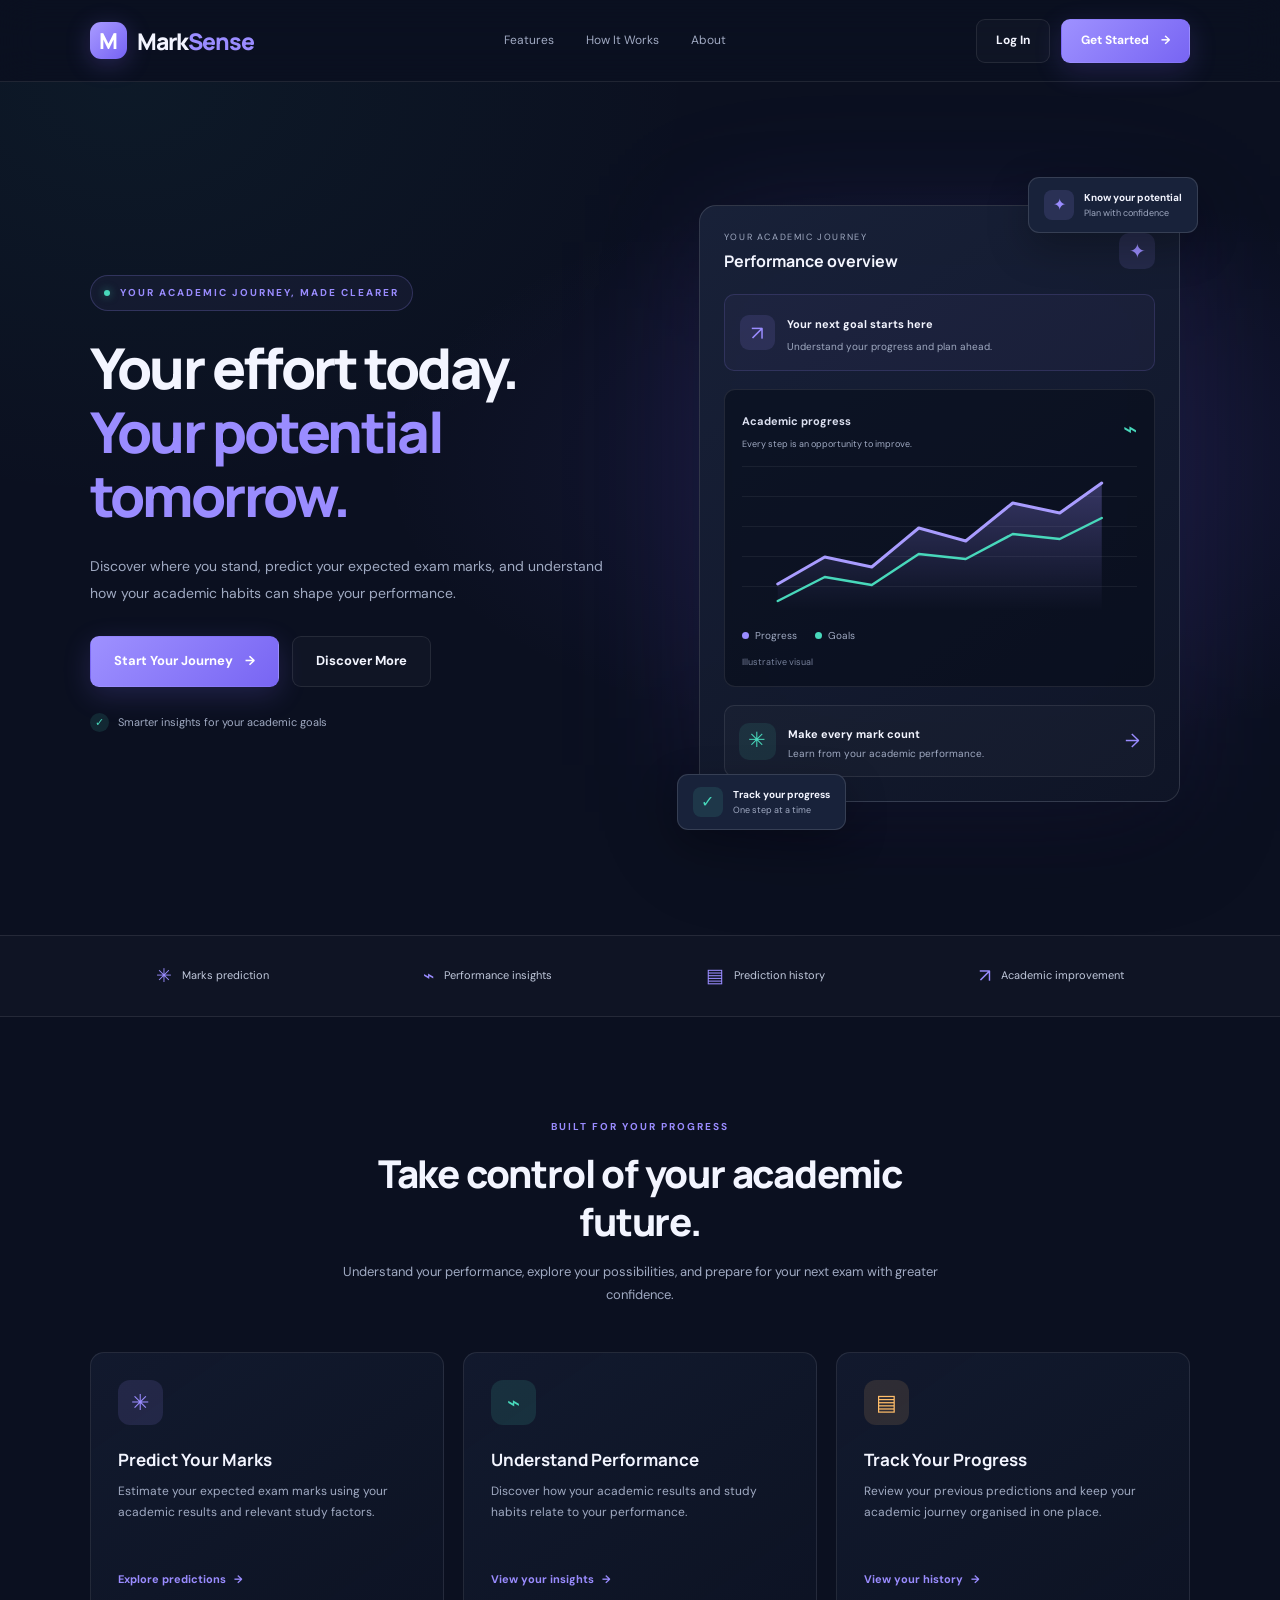
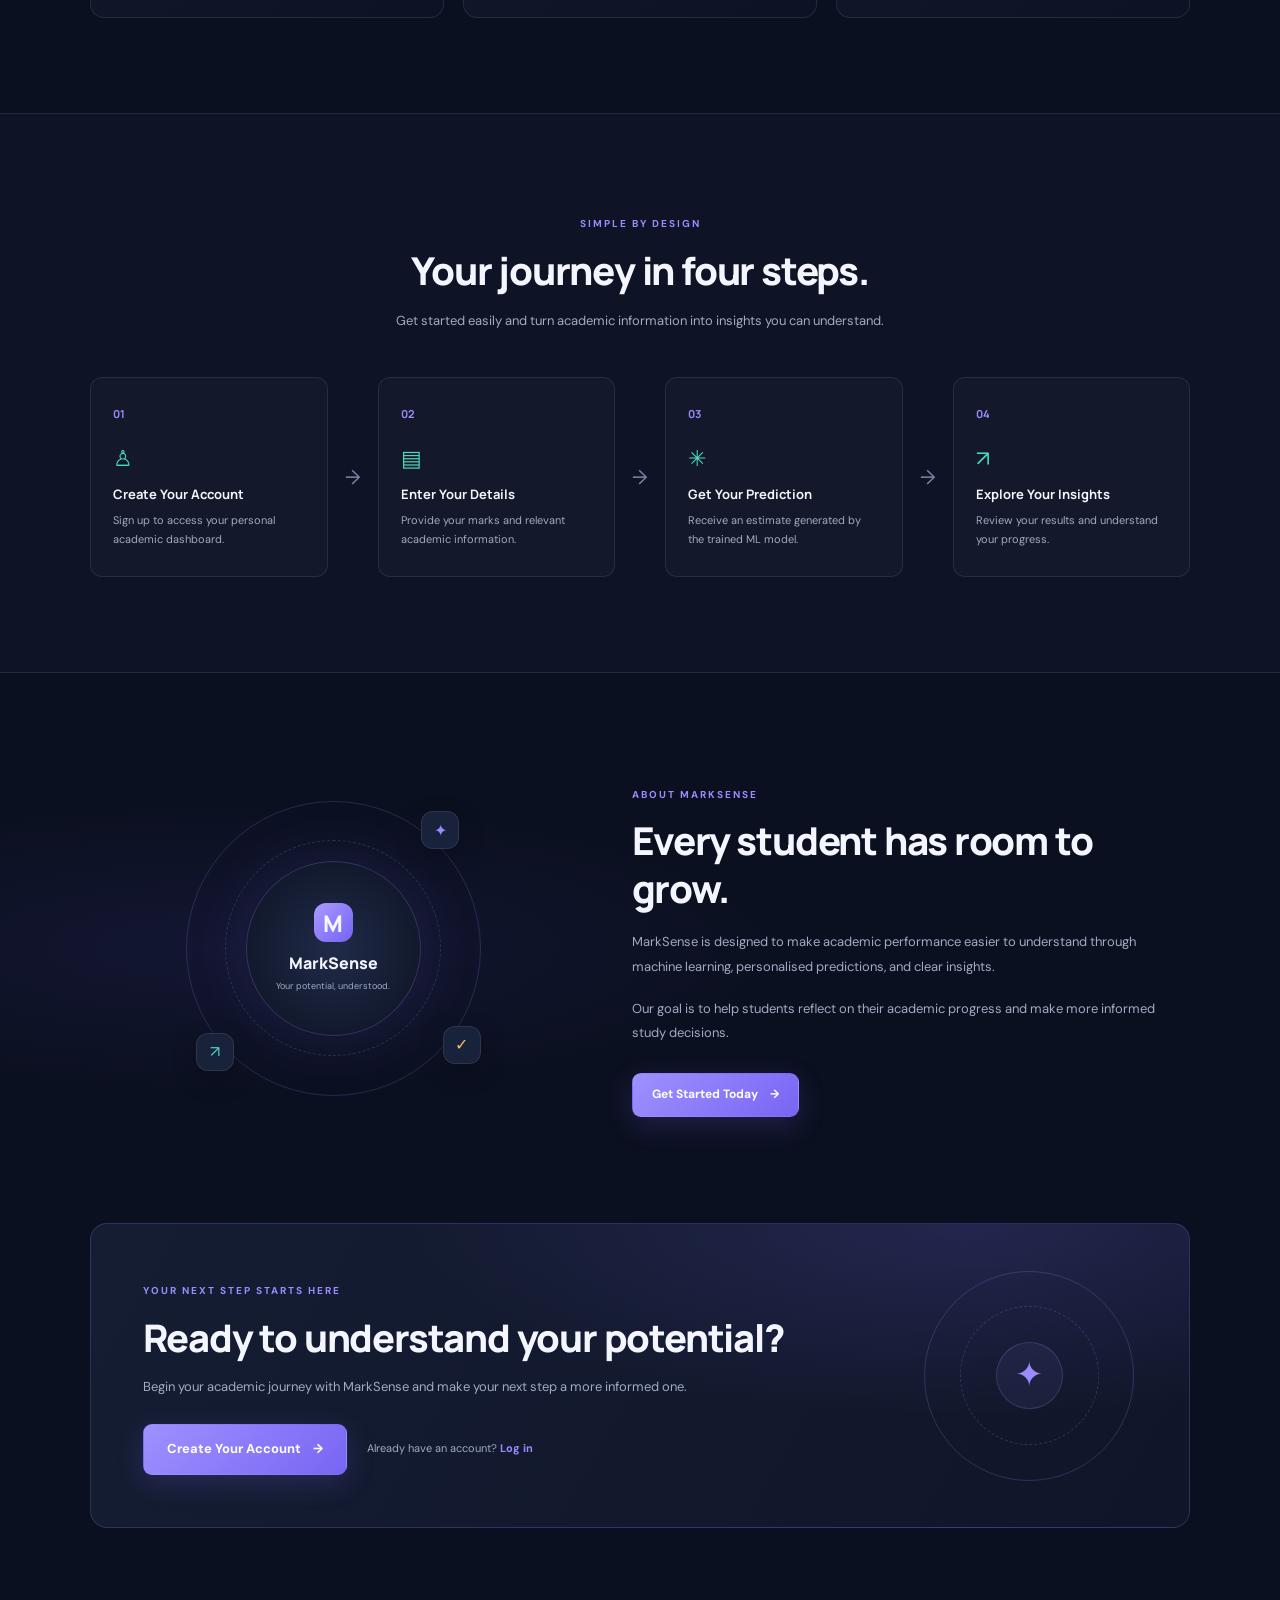
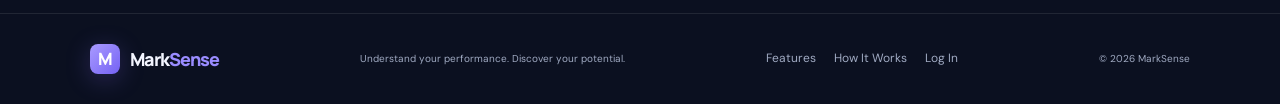
<file: frontend/index.html>
<!DOCTYPE html>
<html lang="en">
<head>
    <meta charset="UTF-8">
    <meta name="viewport" content="width=device-width, initial-scale=1.0">
    <meta name="theme-color" content="#0b1020">

    <title>MarkSense | Predict Your Potential</title>

    <meta name="description" content="Understand your academic performance, predict your exam marks, and discover opportunities to improve.">

    <link rel="stylesheet" href="index.css">
    <script src="index.js" defer></script>
</head>

<body>

    <!-- Navigation -->
    <header class="navbar">
        <a href="index.html" class="brand">
            <span class="brand-icon">M</span>
            <span>Mark<span class="brand-highlight">Sense</span></span>
        </a>

        <nav class="nav-links">
            <a href="#features">Features</a>
            <a href="#how-it-works">How It Works</a>
            <a href="#about">About</a>
        </nav>

        <div class="nav-actions">
            <a href="login.html" class="btn btn-outline">Log In</a>
            <a href="register.html" class="btn btn-primary">Get Started <span>→</span></a>
        </div>
    </header>


    <main>

        <!-- Hero Section -->
        <section class="hero">

            <div class="hero-content">

                <div class="eyebrow">
                    <span class="eyebrow-dot"></span>
                    YOUR ACADEMIC JOURNEY, MADE CLEARER
                </div>

                <h1>
                    Your effort today.
                    <span>Your potential tomorrow.</span>
                </h1>

                <p class="hero-description">
                    Discover where you stand, predict your expected exam marks,
                    and understand how your academic habits can shape your performance.
                </p>

                <div class="hero-actions">
                    <a href="register.html" class="btn btn-primary btn-large">
                        Start Your Journey <span>→</span>
                    </a>

                    <a href="#how-it-works" class="btn btn-secondary btn-large">
                        Discover More
                    </a>
                </div>

                <div class="hero-note">
                    <span class="check-icon">✓</span>
                    <span>Smarter insights for your academic goals</span>
                </div>

            </div>


            <!-- Decorative Performance Card -->
            <div class="hero-visual">

                <div class="visual-glow"></div>

                <div class="prediction-card">

                    <div class="card-top">
                        <div>
                            <p class="card-label">YOUR ACADEMIC JOURNEY</p>
                            <h2>Performance overview</h2>
                        </div>

                        <span class="card-icon">✦</span>
                    </div>


                    <div class="visual-message">
                        <div class="visual-message-icon">↗</div>
                        <div>
                            <strong>Your next goal starts here</strong>
                            <p>Understand your progress and plan ahead.</p>
                        </div>
                    </div>


                    <div class="chart-panel">

                        <div class="chart-heading">
                            <div>
                                <span class="chart-title">Academic progress</span>
                                <p>Every step is an opportunity to improve.</p>
                            </div>

                            <span class="chart-symbol">⌁</span>
                        </div>

                        <div class="chart-area">
                            <div class="chart-grid"></div>

                            <svg viewBox="0 0 340 150"
                                 role="img"
                                 aria-label="Decorative academic progress illustration">

                                <defs>
                                    <linearGradient id="chartFill" x1="0" y1="0" x2="0" y2="1">
                                        <stop offset="0%" stop-color="#9a8cff" stop-opacity=".3"/>
                                        <stop offset="100%" stop-color="#9a8cff" stop-opacity="0"/>
                                    </linearGradient>
                                </defs>

                                <path d="M8 118 L55 91 L102 101 L149 62 L196 75 L243 37 L290 47 L332 17 L332 145 L8 145 Z"
                                      fill="url(#chartFill)"/>

                                <polyline points="8,118 55,91 102,101 149,62 196,75 243,37 290,47 332,17"
                                          fill="none"
                                          stroke="#a99cff"
                                          stroke-width="3"
                                          stroke-linecap="round"
                                          stroke-linejoin="round"/>

                                <polyline points="8,135 55,111 102,119 149,88 196,93 243,68 290,73 332,52"
                                          fill="none"
                                          stroke="#48d8bb"
                                          stroke-width="2.5"
                                          stroke-linecap="round"
                                          stroke-linejoin="round"/>
                            </svg>
                        </div>

                        <div class="chart-legend">
                            <span><i class="legend-purple"></i> Progress</span>
                            <span><i class="legend-green"></i> Goals</span>
                        </div>

                        <p class="illustration-note">
                            Illustrative visual
                        </p>

                    </div>


                    <div class="card-bottom">
                        <div class="bottom-icon">✳</div>

                        <div>
                            <strong>Make every mark count</strong>
                            <p>Learn from your academic performance.</p>
                        </div>

                        <span class="bottom-arrow">→</span>
                    </div>

                </div>


                <div class="floating-tag tag-top">
                    <span class="floating-icon purple-icon">✦</span>
                    <div>
                        <strong>Know your potential</strong>
                        <small>Plan with confidence</small>
                    </div>
                </div>

                <div class="floating-tag tag-bottom">
                    <span class="floating-icon green-icon">✓</span>
                    <div>
                        <strong>Track your progress</strong>
                        <small>One step at a time</small>
                    </div>
                </div>

            </div>

        </section>


        <!-- Benefits Strip -->
        <section class="trust-bar">

            <div>
                <span class="trust-symbol">✳</span>
                <span>Marks prediction</span>
            </div>

            <div>
                <span class="trust-symbol">⌁</span>
                <span>Performance insights</span>
            </div>

            <div>
                <span class="trust-symbol">▤</span>
                <span>Prediction history</span>
            </div>

            <div>
                <span class="trust-symbol">↗</span>
                <span>Academic improvement</span>
            </div>

        </section>


        <!-- Features Section -->
        <section class="section features-section" id="features">

            <div class="section-heading">
                <span class="section-kicker">BUILT FOR YOUR PROGRESS</span>

                <h2>Take control of your academic future.</h2>

                <p>
                    Understand your performance, explore your possibilities,
                    and prepare for your next exam with greater confidence.
                </p>
            </div>


            <div class="feature-grid">

                <article class="feature-card">
                    <div class="feature-icon purple-bg">✳</div>

                    <h3>Predict Your Marks</h3>

                    <p>
                        Estimate your expected exam marks using your academic
                        results and relevant study factors.
                    </p>

                    <a href="login.html" class="feature-link">
                        Explore predictions <span>→</span>
                    </a>
                </article>


                <article class="feature-card">
                    <div class="feature-icon green-bg">⌁</div>

                    <h3>Understand Performance</h3>

                    <p>
                        Discover how your academic results and study habits
                        relate to your performance.
                    </p>

                    <a href="login.html" class="feature-link">
                        View your insights <span>→</span>
                    </a>
                </article>


                <article class="feature-card">
                    <div class="feature-icon orange-bg">▤</div>

                    <h3>Track Your Progress</h3>

                    <p>
                        Review your previous predictions and keep your
                        academic journey organised in one place.
                    </p>

                    <a href="login.html" class="feature-link">
                        View your history <span>→</span>
                    </a>
                </article>

            </div>

        </section>


        <!-- How It Works -->
        <section class="section workflow-section" id="how-it-works">

            <div class="section-heading">
                <span class="section-kicker">SIMPLE BY DESIGN</span>

                <h2>Your journey in four steps.</h2>

                <p>
                    Get started easily and turn academic information
                    into insights you can understand.
                </p>
            </div>


            <div class="workflow">

                <article class="workflow-step">
                    <span class="step-number">01</span>
                    <div class="workflow-icon">♙</div>
                    <h3>Create Your Account</h3>
                    <p>Sign up to access your personal academic dashboard.</p>
                </article>

                <div class="workflow-arrow">→</div>

                <article class="workflow-step">
                    <span class="step-number">02</span>
                    <div class="workflow-icon">▤</div>
                    <h3>Enter Your Details</h3>
                    <p>Provide your marks and relevant academic information.</p>
                </article>

                <div class="workflow-arrow">→</div>

                <article class="workflow-step">
                    <span class="step-number">03</span>
                    <div class="workflow-icon">✳</div>
                    <h3>Get Your Prediction</h3>
                    <p>Receive an estimate generated by the trained ML model.</p>
                </article>

                <div class="workflow-arrow">→</div>

                <article class="workflow-step">
                    <span class="step-number">04</span>
                    <div class="workflow-icon">↗</div>
                    <h3>Explore Your Insights</h3>
                    <p>Review your results and understand your progress.</p>
                </article>

            </div>

        </section>


        <!-- About Section -->
        <section class="section about-section" id="about">

            <div class="about-content">

                <div class="about-visual">
                    <div class="about-orbit orbit-one"></div>
                    <div class="about-orbit orbit-two"></div>

                    <div class="about-center">
                        <span> M </span>
                        <strong>MarkSense</strong>
                        <small>Your potential, understood.</small>
                    </div>

                    <span class="orbit-dot dot-one">✦</span>
                    <span class="orbit-dot dot-two">↗</span>
                    <span class="orbit-dot dot-three">✓</span>
                </div>


                <div class="about-text">
                    <span class="section-kicker">ABOUT MARKSENSE</span>

                    <h2>Every student has room to grow.</h2>

                    <p>
                        MarkSense is designed to make academic performance
                        easier to understand through machine learning,
                        personalised predictions, and clear insights.
                    </p>

                    <p>
                        Our goal is to help students reflect on their
                        academic progress and make more informed study decisions.
                    </p>

                    <a href="register.html" class="btn btn-primary">
                        Get Started Today <span>→</span>
                    </a>
                </div>

            </div>

        </section>


        <!-- Final Call to Action -->
        <section class="closing-section">

            <div class="closing-content">
                <span class="section-kicker">YOUR NEXT STEP STARTS HERE</span>

                <h2>Ready to understand your potential?</h2>

                <p>
                    Begin your academic journey with MarkSense
                    and make your next step a more informed one.
                </p>

                <div class="closing-actions">
                    <a href="register.html" class="btn btn-primary btn-large">
                        Create Your Account <span>→</span>
                    </a>

                    <a href="login.html" class="closing-login">
                        Already have an account? <span>Log in</span>
                    </a>
                </div>
            </div>

            <div class="closing-decoration">
                <div class="closing-ring ring-one"></div>
                <div class="closing-ring ring-two"></div>
                <div class="closing-ring ring-three"></div>
                <span>✦</span>
            </div>

        </section>

    </main>


    <!-- Footer -->
    <footer class="footer">

        <a href="index.html" class="brand">
            <span class="brand-icon">M</span>
            <span>Mark<span class="brand-highlight">Sense</span></span>
        </a>

        <p>Understand your performance. Discover your potential.</p>

        <div class="footer-links">
            <a href="#features">Features</a>
            <a href="#how-it-works">How It Works</a>
            <a href="login.html">Log In</a>
        </div>

        <span class="copyright">© 2026 MarkSense</span>

    </footer>

</body>
</html>
</file>
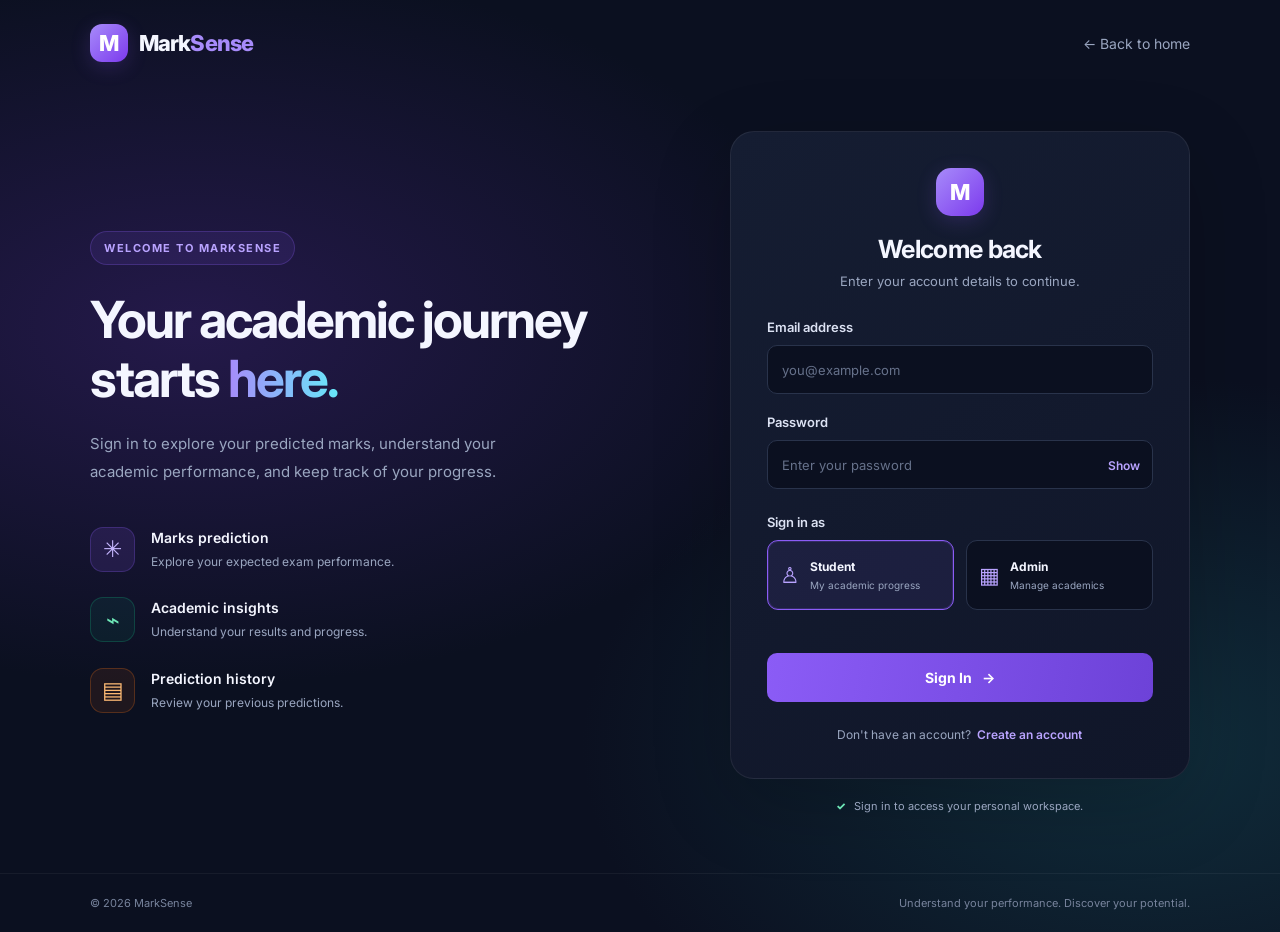
<file: frontend/admin-dashboard.html>
<!DOCTYPE html>
<html lang="en">
<head>
    <meta charset="UTF-8">
    <meta name="viewport" content="width=device-width, initial-scale=1.0">
    <title>MarkSense | Admin Dashboard</title>
    <link rel="stylesheet" href="admin-dashboard.css">
</head>
<body>
<div class="app-layout">

    <aside class="sidebar" id="sidebar">
        <div class="brand">
            <div class="brand-icon">M</div>
            <div>Mark<span class="brand-accent">Sense</span><small>ADMIN PANEL</small></div>
        </div>

        <p class="sidebar-label">MAIN MENU</p>
        <nav class="navigation">
            <button class="nav-link active" data-section="overview">▦ Dashboard</button>
            <button class="nav-link" data-section="students">♙ Students</button>
            <button class="nav-link" data-section="exams">▤ Exam Management</button>
            <button class="nav-link" data-section="updatePerformance">✎ Update Performance</button>
            <button class="nav-link" data-section="predictions">◈ Predictions</button>
            <button class="nav-link" data-section="performance">▥ Performance Records</button>
        </nav>

        <div class="sidebar-bottom">
            <div class="admin-card">
                <div class="admin-avatar" id="adminAvatar">A</div>
                <div class="admin-info">
                    <strong id="adminName">Administrator</strong>
                    <span>Admin Account</span>
                </div>
            </div>
            <button class="logout-button" id="logoutButton">↪ Logout</button>
        </div>
    </aside>

    <main class="main-content">
        <header class="topbar">
            <div class="topbar-left">
                <button class="menu-toggle" id="menuToggle">☰</button>
                <div>
                    <h1 id="pageTitle">Dashboard</h1>
                    <p>Manage students, exams and performance.</p>
                </div>
            </div>
            <div class="topbar-status"><span class="status-dot"></span> System Dashboard</div>
        </header>

        <div class="page-content">
            <p id="pageMessage" class="message hidden" role="status"></p>

            <!-- DASHBOARD -->
            <section id="overviewSection" class="content-section">
                <div class="welcome-banner">
                    <div>
                        <span class="eyebrow">ADMIN OVERVIEW</span>
                        <h2>Welcome back, <span id="welcomeName">Admin</span>!</h2>
                        <p>Monitor student performance and manage MarkSense.</p>
                    </div>
                    <div class="welcome-symbol">M</div>
                </div>

                <div class="stats-grid">
                    <article class="stat-card">
                        <div class="stat-top"><span>Total Students</span><span class="stat-icon purple">♙</span></div>
                        <strong id="totalStudents">0</strong>
                        <p>Registered student accounts</p>
                    </article>
                    <article class="stat-card">
                        <div class="stat-top"><span>Total Exams</span><span class="stat-icon blue">▤</span></div>
                        <strong id="totalExams">0</strong>
                        <p>Exams in the system</p>
                    </article>
                    <article class="stat-card">
                        <div class="stat-top"><span>Total Predictions</span><span class="stat-icon green">◈</span></div>
                        <strong id="totalPredictions">0</strong>
                        <p>Marks predictions recorded</p>
                    </article>
                    <article class="stat-card">
                        <div class="stat-top"><span>Average Predicted Marks</span><span class="stat-icon orange">▥</span></div>
                        <strong id="averagePrediction">0.00</strong>
                        <p>Average marks out of 100</p>
                    </article>
                </div>

                <article class="panel">
                    <div class="panel-heading">
                        <div><h2>Recent Predictions</h2><p>Latest student predictions.</p></div>
                        <button class="text-button" data-go="predictions">View all →</button>
                    </div>
                    <div class="table-wrapper">
                        <table>
                            <thead><tr><th>Student</th><th>Exam</th><th>Subject</th><th>Predicted Marks</th><th>Performance</th></tr></thead>
                            <tbody id="recentPredictions"><tr><td colspan="5" class="table-empty">Loading predictions...</td></tr></tbody>
                        </table>
                    </div>
                </article>

                <div class="quick-actions">
                    <button class="quick-action" data-go="students"><span>♙</span><div><strong>Manage Students</strong><small>View student details</small></div><span class="arrow">→</span></button>
                    <button class="quick-action" data-go="exams"><span>▤</span><div><strong>Manage Exams</strong><small>Create exams</small></div><span class="arrow">→</span></button>
                    <button class="quick-action" data-go="updatePerformance"><span>✎</span><div><strong>Update Performance</strong><small>Enter actual marks</small></div><span class="arrow">→</span></button>
                    <button class="quick-action" data-go="performance"><span>▥</span><div><strong>View Performance</strong><small>Review saved results</small></div><span class="arrow">→</span></button>
                </div>
            </section>

            <!-- STUDENTS -->
            <section id="studentsSection" class="content-section hidden">
                <div class="section-intro">
                    <div><h2>Student Management</h2><p>View registered students.</p></div>
                    <button class="secondary-button" id="refreshStudents">↻ Refresh</button>
                </div>
                <article class="panel">
                    <div class="table-toolbar">
                        <input type="search" id="studentSearch" placeholder="Search students...">
                        <span class="record-count" id="studentCount">0 students</span>
                    </div>
                    <div class="table-wrapper">
                        <table>
                            <thead><tr><th>Student ID</th><th>Account ID</th><th>Name</th><th>Email</th><th>Department</th><th>Year</th><th>Semester</th><th>Attendance</th></tr></thead>
                            <tbody id="studentsTable"><tr><td colspan="8" class="table-empty">Loading students...</td></tr></tbody>
                        </table>
                    </div>
                </article>
            </section>

            <!-- EXAMS -->
            <section id="examsSection" class="content-section hidden">
                <div class="section-intro">
                    <div><h2>Exam Management</h2><p>Create exams for departments.</p></div>
                    <button class="secondary-button" id="refreshExams">↻ Refresh</button>
                </div>

                <article class="panel">
                    <div class="panel-heading"><div><h2>Create New Exam</h2><p>Select department before subject.</p></div></div>
                    <form id="examForm" class="exam-form">
                        <div class="form-group"><label for="exam_name">Exam Name</label><input id="exam_name" type="text" placeholder="Mid Term Exam" required></div>
                        <div class="form-group">
                            <label for="examDepartment">Department</label>
                            <select id="examDepartment" required>
                                <option value="">Select Department</option>
                                <option>Computer Science (CSE)</option>
                                <option>Information Technology (IT)</option>
                                <option>Electronics (ECE)</option>
                                <option>Electrical (EEE)</option>
                                <option>Mechanical</option>
                                <option>Civil</option>
                                <option>Other</option>
                            </select>
                        </div>
                        <div class="form-group"><label for="subject">Subject</label><select id="subject" required disabled><option value="">Select department first</option></select></div>
                        <div class="form-group"><label for="exam_date">Exam Date</label><input type="date" id="exam_date"></div>
                        <div class="form-group"><label for="difficulty">Difficulty</label><select id="difficulty" required><option value="">Select Difficulty</option><option value="easy">Easy</option><option value="medium">Medium</option><option value="hard">Hard</option></select></div>
                        <div class="form-group"><label for="max_marks">Maximum Marks</label><input type="number" id="max_marks" min="1" value="100" required></div>
                        <p id="examFormMessage" class="message hidden" role="status"></p>
                        <button type="submit" id="createExamButton" class="secondary-button">Create Exam</button>
                    </form>
                </article>

                <article class="panel">
                    <div class="panel-heading"><div><h2>Available Exams</h2><p>Exams assigned to departments.</p></div></div>
                    <div class="table-wrapper">
                        <table>
                            <thead><tr><th>Exam ID</th><th>Exam Name</th><th>Subject</th><th>Department</th><th>Date</th><th>Difficulty</th><th>Maximum Marks</th></tr></thead>
                            <tbody id="examsTable"><tr><td colspan="7" class="table-empty">Loading exams...</td></tr></tbody>
                        </table>
                    </div>
                </article>
            </section>

            <!-- UPDATE PERFORMANCE -->
            <section id="updatePerformanceSection" class="content-section hidden">
                <div class="section-intro">
                    <div><h2>Update Student Performance</h2><p>Enter assignments, external marks, attendance and study hours.</p></div>
                </div>

                <article class="panel">
                    <div class="panel-heading"><div><h2>Select Class and Exam</h2><p>Select department, subject and exam.</p></div></div>
                    <form id="performanceSelectionForm" class="exam-form">
                        <div class="form-group">
                            <label for="performanceDepartment">Department</label>
                            <select id="performanceDepartment" required>
                                <option value="">Select Department</option>
                                <option>Computer Science (CSE)</option>
                                <option>Information Technology (IT)</option>
                                <option>Electronics (ECE)</option>
                                <option>Electrical (EEE)</option>
                                <option>Mechanical</option>
                                <option>Civil</option>
                                <option>Other</option>
                            </select>
                        </div>
                        <div class="form-group"><label for="performanceSubject">Subject</label><select id="performanceSubject" required disabled><option value="">Select department first</option></select></div>
                        <div class="form-group"><label for="performanceExam">Exam</label><select id="performanceExam" required disabled><option value="">Select subject first</option></select></div>
                        <div class="form-group"><label for="performanceMaxMarks">External exam maximum</label><input type="number" id="performanceMaxMarks" value="100" readonly></div>
                        <div class="form-group"><label for="performanceLoadButton">Load Students</label><button type="submit" id="performanceLoadButton" class="secondary-button">Load Students</button></div>
                    </form>
                    <p id="performanceEntryMessage" class="message hidden" role="status" aria-live="polite"></p>
                </article>

                <article class="panel">
                    <div class="panel-heading">
                        <div><h2>Student Marks Entry</h2><p>Assignments are out of 20 each. External is out of 100 and scaled to 60.</p></div>
                        <span class="record-count" id="performanceEntryCount">0 students</span>
                    </div>
                    <div class="table-wrapper">
                        <table>
                            <thead>
                                <tr><th>Student ID</th><th>Student Name</th><th>Assignment 1 /20</th><th>Assignment 2 /20</th><th>External /100</th><th>External /60</th><th>Final /100</th><th>Attendance (%)</th><th>Study Hours / Week</th></tr>
                            </thead>
                            <tbody id="performanceEntryTable"><tr><td colspan="9" class="table-empty">Select department, subject and exam, then load students.</td></tr></tbody>
                        </table>
                    </div>
                    <div style="display:flex;justify-content:flex-end;margin-top:20px;">
                        <button type="button" id="savePerformanceButton" class="secondary-button" disabled>Save All Performance Records</button>
                    </div>
                </article>
            </section>

            <!-- PREDICTIONS -->
            <section id="predictionsSection" class="content-section hidden">
                <div class="section-intro">
                    <div><h2>Prediction Records</h2><p>Review marks predictions.</p></div>
                    <button class="secondary-button" id="refreshPredictions">↻ Refresh</button>
                </div>
                <article class="panel">
                    <div class="table-toolbar"><input type="search" id="predictionSearch" placeholder="Search predictions..."><span class="record-count" id="predictionCount">Prediction records</span></div>
                    <div class="table-wrapper">
                        <table>
                            <thead><tr><th>Prediction ID</th><th>Account ID</th><th>Student</th><th>Exam</th><th>Subject</th><th>Predicted Marks</th><th>Performance</th><th>Difficulty</th><th>Date</th></tr></thead>
                            <tbody id="predictionsTable"><tr><td colspan="9" class="table-empty">Loading predictions...</td></tr></tbody>
                        </table>
                    </div>
                </article>
            </section>

            <!-- PERFORMANCE RECORDS -->
            <section id="performanceSection" class="content-section hidden">
                <div class="section-intro">
                    <div><h2>Performance Records</h2><p>Review saved marks, attendance and study hours.</p></div>
                    <button class="secondary-button" id="refreshPerformance">↻ Refresh</button>
                </div>
                <article class="panel">
                    <div class="table-toolbar">
                        <input type="search" id="performanceSearch" placeholder="Search performance records...">
                        <span class="record-count" id="performanceCount">Performance records</span>
                    </div>
                    <div class="table-wrapper">
                        <table>
                            <thead>
                                <tr>
                                    <th>Performance ID</th>
                                    <th>Account ID</th>
                                    <th>Student</th>
                                    <th>Exam</th>
                                    <th>Subject</th>
                                    <th>Assignment 1 /20</th>
                                    <th>Assignment 2 /20</th>
                                    <th>External /100</th>
                                    <th>External /60</th>
                                    <th>Final /100</th>
                                    <th>Attendance</th>
                                    <th>Study Hours</th>
                                </tr>
                            </thead>
                            <tbody id="performanceTable">
                                <tr><td colspan="12" class="table-empty">Loading performance records...</td></tr>
                            </tbody>
                        </table>
                    </div>
                </article>
            </section>

            <footer class="footer">
                <span>MarkSense — Student Marks Predictor</span>
                <span>© <span id="currentYear"></span> MarkSense</span>
            </footer>
        </div>
    </main>
</div>

<script src="admin-dashboard.js"></script>
</body>
</html>
</file>
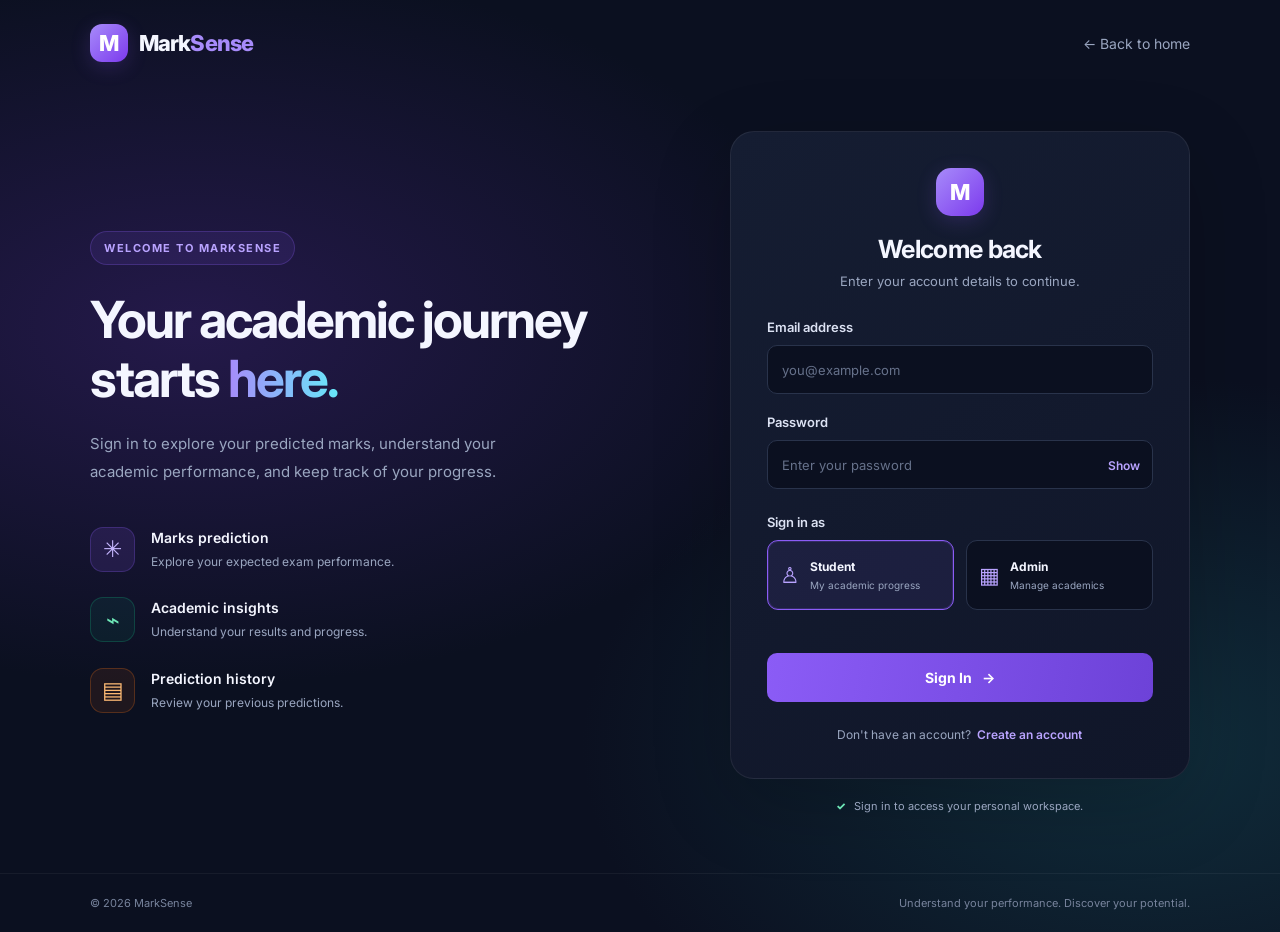
<file: frontend/login.html>
<!DOCTYPE html>
<html lang="en">
<head>
    <meta charset="UTF-8">
    <meta name="viewport" content="width=device-width, initial-scale=1.0">
    <meta name="theme-color" content="#0b1020">
    <title>Login | MarkSense</title>
    <link rel="stylesheet" href="login.css">
    <script src="login.js" defer></script>
</head>
<body>

    <header class="login-navbar">
        <a href="index.html" class="brand">
            <span class="brand-icon">M</span>
            <span>Mark<span class="brand-highlight">Sense</span></span>
        </a>
        <a href="index.html" class="back-link">← Back to home</a>
    </header>

    <main class="login-layout">

        <section class="login-intro">
            <span class="section-kicker">WELCOME TO MARKSENSE</span>
            <h1>Your academic journey starts <span>here.</span></h1>
            <p>
                Sign in to explore your predicted marks, understand your
                academic performance, and keep track of your progress.
            </p>

            <div class="login-benefits">
                <div class="benefit">
                    <span class="benefit-icon">✳</span>
                    <div>
                        <strong>Marks prediction</strong>
                        <p>Explore your expected exam performance.</p>
                    </div>
                </div>

                <div class="benefit">
                    <span class="benefit-icon green">⌁</span>
                    <div>
                        <strong>Academic insights</strong>
                        <p>Understand your results and progress.</p>
                    </div>
                </div>

                <div class="benefit">
                    <span class="benefit-icon orange">▤</span>
                    <div>
                        <strong>Prediction history</strong>
                        <p>Review your previous predictions.</p>
                    </div>
                </div>
            </div>
        </section>

        <section class="login-form-section">
            <div class="login-card">
                <div class="form-heading">
                    <div class="form-logo">M</div>
                    <h2>Welcome back</h2>
                    <p>Enter your account details to continue.</p>
                </div>

                <form id="loginForm">
                    <div class="form-group">
                        <label for="email">Email address</label>
                        <input
                            type="email"
                            id="email"
                            name="email"
                            placeholder="you@example.com"
                            autocomplete="username"
                            required
                        >
                    </div>

                    <div class="form-group">
                        <label for="password">Password</label>
                        <div class="password-wrap">
                            <input
                                type="password"
                                id="password"
                                name="password"
                                placeholder="Enter your password"
                                autocomplete="current-password"
                                required
                            >
                            <button
                                type="button"
                                id="togglePassword"
                                class="toggle-password"
                                aria-label="Show password"
                            >Show</button>
                        </div>
                    </div>

                    <div class="role-heading">Sign in as</div>

                    <div class="role-options">
                        <label class="role-option">
                            <input type="radio" name="role" value="student" checked>
                            <span class="role-content">
                                <span class="role-symbol">♙</span>
                                <span>
                                    <strong>Student</strong>
                                    <small>My academic progress</small>
                                </span>
                            </span>
                        </label>

                        <label class="role-option">
                            <input type="radio" name="role" value="admin">
                            <span class="role-content">
                                <span class="role-symbol">▦</span>
                                <span>
                                    <strong>Admin</strong>
                                    <small>Manage academics</small>
                                </span>
                            </span>
                        </label>
                    </div>

                    <p id="formMessage" class="form-message" role="status" aria-live="polite"></p>

                    <button type="submit" id="loginSubmit" class="login-submit">
                        Sign In <span>→</span>
                    </button>
                </form>

                <div class="register-prompt">
                    Don't have an account?
                    <a href="register.html">Create an account</a>
                </div>
            </div>

            <p class="security-note">
                <span>✓</span> Sign in to access your personal workspace.
            </p>
        </section>

    </main>

    <footer class="login-footer">
        <span>© 2026 MarkSense</span>
        <span>Understand your performance. Discover your potential.</span>
    </footer>

</body>
</html>
</file>
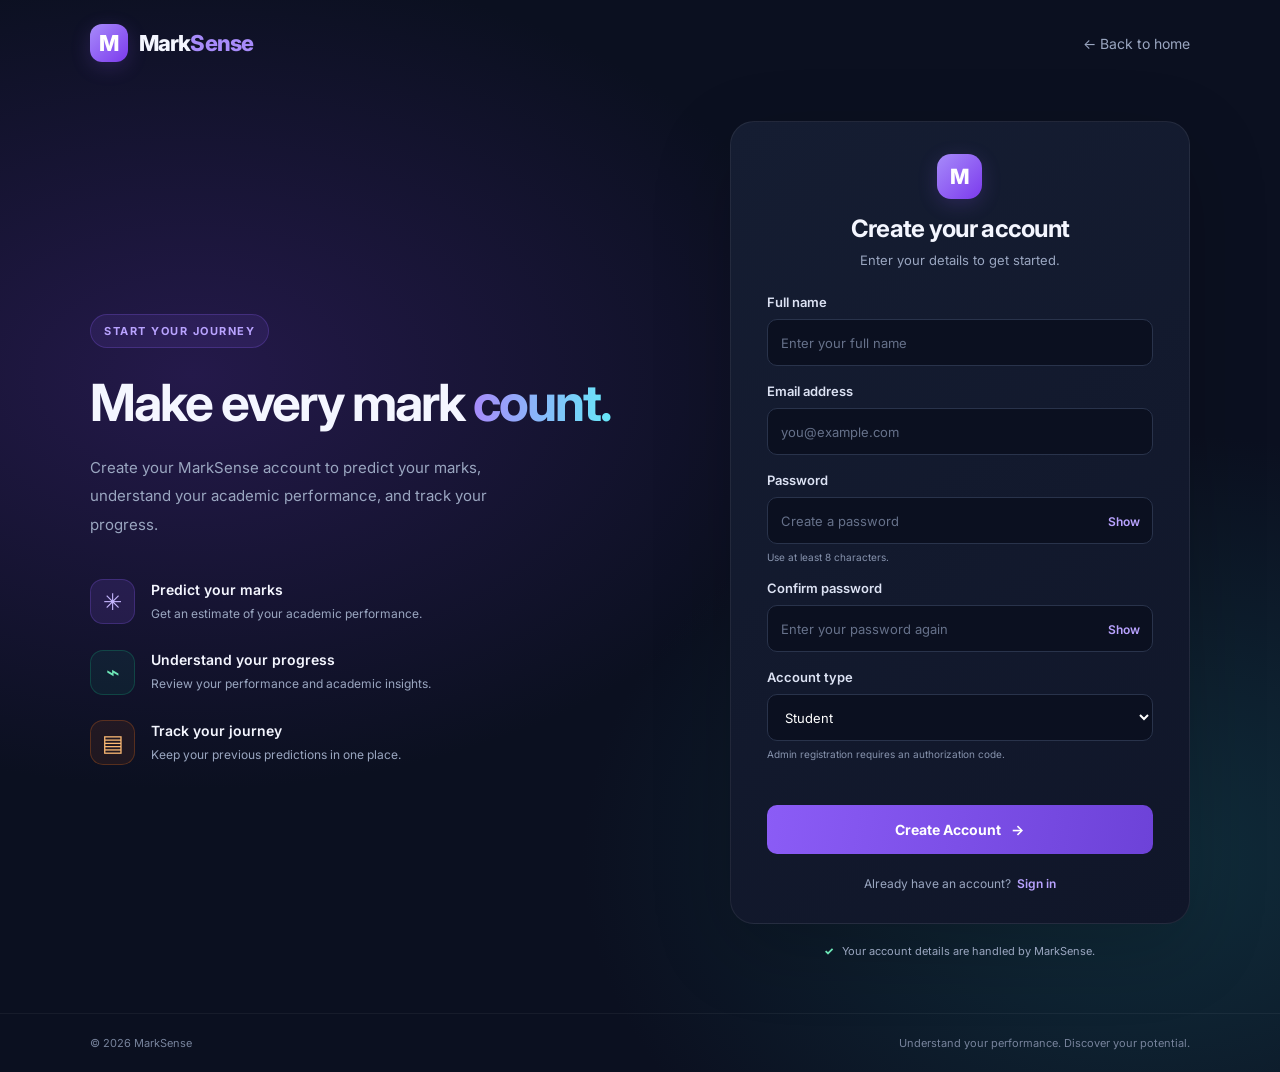
<file: frontend/register.html>
<!DOCTYPE html>
<html lang="en">
<head>
    <meta charset="UTF-8">
    <meta name="viewport" content="width=device-width, initial-scale=1.0">
    <meta name="theme-color" content="#0b1020">
    <title>Create Account | MarkSense</title>
    <link rel="stylesheet" href="register.css">
    <script src="register.js" defer></script>
</head>
<body>

    <header class="register-navbar">
        <a href="index.html" class="brand">
            <span class="brand-icon">M</span>
            <span>Mark<span class="brand-highlight">Sense</span></span>
        </a>
        <a href="index.html" class="back-link">← Back to home</a>
    </header>

    <main class="register-layout">
        <section class="register-intro">
            <span class="section-kicker">START YOUR JOURNEY</span>
            <h1>Make every mark <span>count.</span></h1>
            <p>
                Create your MarkSense account to predict your marks,
                understand your academic performance, and track your progress.
            </p>

            <div class="register-benefits">
                <div class="benefit">
                    <span class="benefit-icon">✳</span>
                    <div>
                        <strong>Predict your marks</strong>
                        <p>Get an estimate of your academic performance.</p>
                    </div>
                </div>
                <div class="benefit">
                    <span class="benefit-icon green">⌁</span>
                    <div>
                        <strong>Understand your progress</strong>
                        <p>Review your performance and academic insights.</p>
                    </div>
                </div>
                <div class="benefit">
                    <span class="benefit-icon orange">▤</span>
                    <div>
                        <strong>Track your journey</strong>
                        <p>Keep your previous predictions in one place.</p>
                    </div>
                </div>
            </div>
        </section>

        <section class="register-form-section">
            <div class="register-card">
                <div class="form-heading">
                    <div class="form-logo">M</div>
                    <h2>Create your account</h2>
                    <p>Enter your details to get started.</p>
                </div>

                <form id="registerForm">
                    <div class="form-group">
                        <label for="full_name">Full name</label>
                        <input type="text" id="full_name" name="full_name"
                               placeholder="Enter your full name"
                               autocomplete="name" maxlength="100" required>
                    </div>

                    <div class="form-group">
                        <label for="email">Email address</label>
                        <input type="email" id="email" name="email"
                               placeholder="you@example.com"
                               autocomplete="email" maxlength="254" required>
                    </div>

                    <div class="form-group">
                        <label for="password">Password</label>
                        <div class="password-wrap">
                            <input type="password" id="password" name="password"
                                   placeholder="Create a password"
                                   autocomplete="new-password" minlength="8" required>
                            <button type="button" id="togglePassword"
                                    class="toggle-password">Show</button>
                        </div>
                        <small class="field-hint">Use at least 8 characters.</small>
                    </div>

                    <div class="form-group">
                        <label for="confirm_password">Confirm password</label>
                        <div class="password-wrap">
                            <input type="password" id="confirm_password"
                                   name="confirm_password"
                                   placeholder="Enter your password again"
                                   autocomplete="new-password" minlength="8" required>
                            <button type="button" id="toggleConfirmPassword"
                                    class="toggle-password">Show</button>
                        </div>
                    </div>

                    <div class="form-group">
                        <label for="role">Account type</label>
                        <select id="role" name="role" required>
                            <option value="student" selected>Student</option>
                            <option value="admin">Admin / Faculty</option>
                        </select>
                        <small class="field-hint">
                            Admin registration requires an authorization code.
                        </small>
                    </div>

                    <div class="form-group" id="adminCodeGroup" hidden>
                        <label for="admin_code">Admin authorization code</label>
                        <input type="password" id="admin_code"
                               name="admin_code"
                               placeholder="Enter admin authorization code"
                               autocomplete="off">
                        <small class="field-hint">
                            Ask your project administrator for this code.
                        </small>
                    </div>

                    <p id="formMessage" class="form-message"
                       role="status" aria-live="polite"></p>

                    <button type="submit" id="registerSubmit"
                            class="register-submit">
                        Create Account <span>→</span>
                    </button>
                </form>

                <div class="login-prompt">
                    Already have an account?
                    <a href="login.html">Sign in</a>
                </div>
            </div>

            <p class="security-note">
                <span>✓</span> Your account details are handled by MarkSense.
            </p>
        </section>
    </main>

    <footer class="register-footer">
        <span>© 2026 MarkSense</span>
        <span>Understand your performance. Discover your potential.</span>
    </footer>

</body>
</html>
</file>
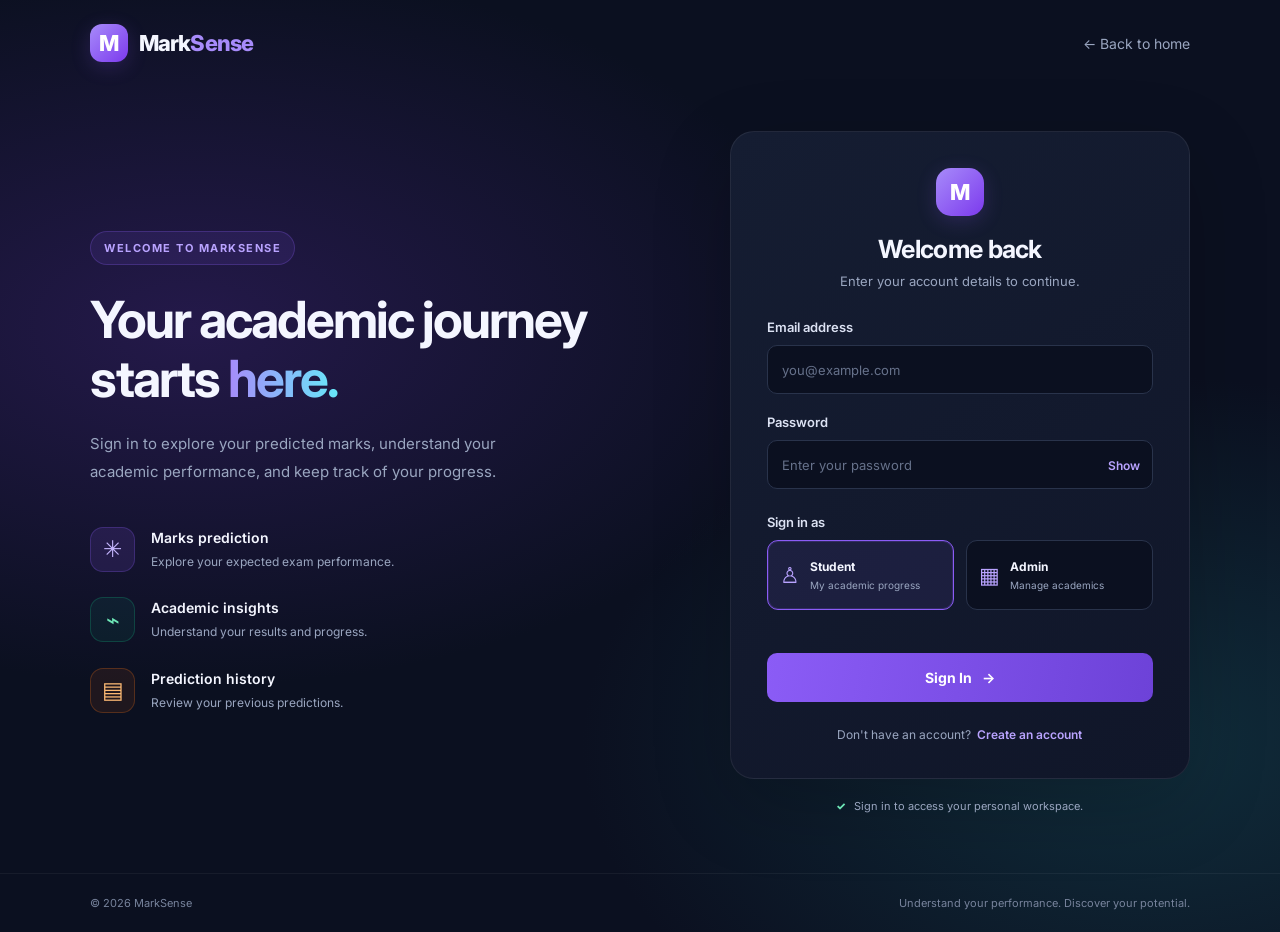
<file: frontend/student-dashboard.html>
<!DOCTYPE html>
<html lang="en">
<head>
    <meta charset="UTF-8">
    <meta name="viewport" content="width=device-width, initial-scale=1.0">
    <meta name="theme-color" content="#0b1020">
    <title>Student Dashboard | MarkSense</title>
    <link rel="stylesheet" href="student-dashboard.css">
    <script src="student-dashboard.js" defer></script>
</head>
<body>

    <!-- SIDEBAR -->
    <aside class="sidebar" id="sidebar">
        <a href="index.html" class="brand">
            <span class="brand-icon">M</span>
            <span>Mark<span>Sense</span></span>
        </a>

        <div class="menu-label">WORKSPACE</div>

        <nav class="navigation">
            <button class="nav-link active" data-section="overview">
                <span>▦</span> Overview
            </button>
            <button class="nav-link" data-section="predict">
                <span>✳</span> Predict Marks
            </button>
            <button class="nav-link" data-section="performance">
                <span>↗</span> Performance
            </button>
            <button class="nav-link" data-section="history">
                <span>◷</span> Prediction History
            </button>
            <button class="nav-link" data-section="profile">
                <span>♙</span> My Profile
            </button>
        </nav>

        <div class="sidebar-bottom">
            <div class="help-card">
                <div class="help-icon">✦</div>
                <strong>Keep improving!</strong>
                <p>Use your academic insights to plan your next steps.</p>
            </div>

            <button class="logout-button" id="logoutButton">
                <span>↪</span> Log out
            </button>
        </div>
    </aside>

    <!-- MAIN CONTENT -->
    <main class="main-content">

        <header class="topbar">
            <button
                id="menuToggle"
                class="menu-toggle"
                aria-label="Toggle navigation"
            >☰</button>

            <div class="breadcrumb">
                Workspace <span>/</span>
                <strong id="pageTitle">Overview</strong>
            </div>

            <div class="topbar-right">
                <div class="user-avatar" id="userAvatar">S</div>
                <div class="topbar-user">
                    <strong id="headerName">Student</strong>
                    <span>Student account</span>
                </div>
            </div>
        </header>

        <div class="page-content">

            <!-- ================= OVERVIEW ================= -->
            <section class="page-section" id="overviewSection">

                <div class="welcome-row">
                    <div>
                        <p class="eyebrow">STUDENT WORKSPACE</p>
                        <h1>
                            Welcome back,
                            <span id="welcomeName">Student</span> 👋
                        </h1>
                        <p class="subtitle">
                            Your academic journey, all in one place.
                        </p>
                    </div>

                    <button class="primary-button" data-go="predict">
                        ＋ Predict my marks
                    </button>
                </div>

                <div class="stats-grid">

                    <article class="stat-card">
                        <div class="stat-top">
                            <span>Latest prediction</span>
                            <span class="stat-icon purple">✳</span>
                        </div>
                        <h2 id="latestPrediction">—</h2>
                        <p>Marks out of 100</p>
                    </article>

                    <article class="stat-card">
                        <div class="stat-top">
                            <span>Predictions made</span>
                            <span class="stat-icon blue">◷</span>
                        </div>
                        <h2 id="predictionCount">—</h2>
                        <p>Total saved predictions</p>
                    </article>

                    <article class="stat-card">
                        <div class="stat-top">
                            <span>Performance records</span>
                            <span class="stat-icon green">↗</span>
                        </div>
                        <h2 id="recordCount">—</h2>
                        <p>Academic records available</p>
                    </article>

                </div>

                <div class="content-grid">

                    <article class="panel academic-overview-panel">
    <div class="panel-heading">
        <div>
            <h2>Academic Overview</h2>
            <p>Your academic profile and prediction progress</p>
        </div>
        <span class="stat-icon purple">▤</span>
    </div>

    <div class="academic-details">
        <div class="academic-item">
            <span>Department</span>
            <strong id="overviewDepartment">Loading...</strong>
        </div>

        <div class="academic-item">
            <span>Academic year</span>
            <strong id="overviewYear">Loading...</strong>
        </div>

        <div class="academic-item">
            <span>Semester</span>
            <strong id="overviewSemester">Loading...</strong>
        </div>

        <div class="academic-item">
            <span>Attendance</span>
            <strong id="overviewAttendance">Loading...</strong>
        </div>

        <div class="academic-item">
            <span>Latest predicted marks</span>
            <strong id="overviewLatestMarks">Loading...</strong>
        </div>

        <div class="academic-item">
            <span>Total predictions</span>
            <strong id="overviewPredictionCount">Loading...</strong>
        </div>
    </div>

    <button class="text-button" data-go="profile">
        View student profile →
    </button>
</article>

                    <article class="panel quick-panel">
                        <div class="panel-heading">
                            <div>
                                <h2>Quick actions</h2>
                                <p>Continue with your studies</p>
                            </div>
                        </div>

                        <button class="quick-action" data-go="predict">
                            <span class="quick-icon purple">✳</span>
                            <span>
                                <strong>Predict your marks</strong>
                                <small>Estimate your expected marks</small>
                            </span>
                            <span class="action-arrow">→</span>
                        </button>

                        <button class="quick-action" data-go="performance">
                            <span class="quick-icon green">↗</span>
                            <span>
                                <strong>View performance</strong>
                                <small>Review your academic records</small>
                            </span>
                            <span class="action-arrow">→</span>
                        </button>

                        <button class="quick-action" data-go="history">
                            <span class="quick-icon orange">◷</span>
                            <span>
                                <strong>Prediction history</strong>
                                <small>Review previous predictions</small>
                            </span>
                            <span class="action-arrow">→</span>
                        </button>
                    </article>

                </div>

                <article class="panel recent-panel">
                    <div class="panel-heading">
                        <div>
                            <h2>Recent predictions</h2>
                            <p>Your saved prediction results</p>
                        </div>

                        <button class="text-button" data-go="history">
                            View history →
                        </button>
                    </div>

                    <div class="table-wrap">
                        <table>
                            <thead>
                                <tr>
                                    <th>Date</th>
                                    <th>Exam</th>
                                    <th>Predicted marks</th>
                                    <th>Status</th>
                                </tr>
                            </thead>

                            <tbody id="recentPredictions">
                                <tr>
                                    <td colspan="4" class="table-empty">
                                        No prediction records loaded yet.
                                    </td>
                                </tr>
                            </tbody>
                        </table>
                    </div>
                </article>

            </section>

            <!-- ================= PREDICT MARKS ================= -->
            <section class="page-section hidden" id="predictSection">

                <div class="section-heading">
                    <p class="eyebrow">MARKS PREDICTION</p>
                    <h1>Predict your marks</h1>
                    <p class="subtitle">
                        Enter your academic details to estimate your expected
                        performance.
                    </p>
                </div>

                <div class="form-panel">

                    <div class="form-panel-heading">
                        <span class="large-icon purple">✳</span>
                        <div>
                            <h2>Academic information</h2>
                            <p>Enter the details required for your prediction.</p>
                        </div>
                    </div>

                    <form id="predictionForm">

                        <div class="form-grid">

                            <!-- EXAM SELECTOR -->
                            <div class="form-group">
                                <label for="exam_id">Select exam</label>
                                <select id="exam_id" required>
                                    <option value="">Loading exams...</option>
                                </select>
                            </div>

                            <div class="form-group">
                                <label for="studytime">Weekly study time</label>
                                <select id="studytime" required>
                                    <option value="">Select study time</option>
                                    <option value="1">Less than 2 hours</option>
                                    <option value="2">2–5 hours</option>
                                    <option value="3">5–10 hours</option>
                                    <option value="4">More than 10 hours</option>
                                </select>
                            </div>

                            <div class="form-group">
                                <label for="failures">Previous class failures</label>
                                <input
                                    id="failures"
                                    type="number"
                                    min="0"
                                    max="10"
                                    value="0"
                                    required
                                >
                            </div>

                            <div class="form-group">
                                <label for="absences">Number of absences</label>
                                <input
                                    id="absences"
                                    type="number"
                                    min="0"
                                    max="365"
                                    value="0"
                                    required
                                >
                            </div>

                            <div class="form-group">
                                <label for="g1">First-period marks (0–20)</label>
                                <input
                                    id="g1"
                                    type="number"
                                    min="0"
                                    max="20"
                                    step="0.1"
                                    placeholder="e.g. 12"
                                    required
                                >
                            </div>

                            <div class="form-group">
                                <label for="g2">Second-period marks (0–20)</label>
                                <input
                                    id="g2"
                                    type="number"
                                    min="0"
                                    max="20"
                                    step="0.1"
                                    placeholder="e.g. 15"
                                    required
                                >
                            </div>

                        </div>

                        <p class="form-note">
                            Enter accurate academic details. The model uses
                            your study time, previous marks, failures, and
                            absences to estimate your result.
                        </p>

                        <p
                            id="predictionMessage"
                            class="form-message"
                            role="status"
                            aria-live="polite"
                        ></p>

                        <button
                            class="primary-button"
                            id="predictButton"
                            type="submit"
                        >
                            Predict marks →
                        </button>

                    </form>

                    <!-- PREDICTION RESULT -->
                    <div id="predictionResult" class="result-card hidden">
                        <p class="eyebrow">PREDICTION RESULT</p>

                        <h2>
                            <span id="resultMarks">—</span>
                            <small>/ 100</small>
                        </h2>

                        <p id="resultDescription">Predicted marks</p>
                    </div>

                </div>

            </section>

<!-- ================= PERFORMANCE ================= -->
<section class="page-section hidden" id="performanceSection">

    <div class="section-heading">
        <p class="eyebrow">ACADEMIC INSIGHTS</p>
        <h1>Performance analysis</h1>
        <p class="subtitle">
            Review your actual academic records and track your progress.
        </p>
    </div>

    <div class="stats-grid">
        <article class="stat-card">
            <div class="stat-top">
                <span>Performance records</span>
                <span class="stat-icon purple">▤</span>
            </div>
            <h2 id="performanceRecordCount">—</h2>
            <p>Saved academic records</p>
        </article>

        <article class="stat-card">
            <div class="stat-top">
                <span>Average actual marks</span>
                <span class="stat-icon green">↗</span>
            </div>
            <h2 id="averageActualMarks">—</h2>
            <p>Across records with external marks</p>
        </article>

        <article class="stat-card">
            <div class="stat-top">
                <span>Average attendance</span>
                <span class="stat-icon blue">✓</span>
            </div>
            <h2 id="averageAttendance">—</h2>
            <p>Across records with attendance</p>
        </article>
    </div>

    <article class="panel">
        <div class="panel-heading">
            <div>
                <h2>Academic performance records</h2>
                <p>Information saved for your exams</p>
            </div>
        </div>

        <p id="performanceMessage" class="form-message"
           role="status" aria-live="polite"></p>

        <div class="table-wrap">
            <table>
                <thead>
                    <tr>
                        <th>Exam</th>
                        <th>Subject</th>
                        <th>Assignment 1 /20</th>
                        <th>Assignment 2 /20</th>
                        <th>External /100</th>
                        <th>External /60</th>
                        <th>Final /100</th>
                        <th>Attendance</th>
                        <th>Study hours</th>
                    </tr>
                </thead>

                <tbody id="performanceRecords">
                    <tr>
                        <td colspan="9" class="table-empty">
                            Performance records have not been loaded yet.
                        </td>
                    </tr>
                </tbody>
            </table>
        </div>
    </article>

</section>

            <!-- ================= HISTORY ================= -->
            <section class="page-section hidden" id="historySection">

                <div class="section-heading">
                    <p class="eyebrow">YOUR RECORDS</p>
                    <h1>Prediction history</h1>
                    <p class="subtitle">
                        Review your previously saved predictions.
                    </p>
                </div>

                <article class="panel">
                    <div class="panel-heading">
                        <div>
                            <h2>All predictions</h2>
                            <p>Your saved prediction records</p>
                        </div>
                    </div>

                    <div class="table-wrap">
                        <table>
                            <thead>
                                <tr>
                                    <th>Date</th>
                                    <th>Exam</th>
                                    <th>Predicted marks</th>
                                    <th>Status</th>
                                </tr>
                            </thead>

                            <tbody id="historyPredictions">
                                <tr>
                                    <td colspan="4" class="table-empty">
                                        Prediction history has not been loaded yet.
                                    </td>
                                </tr>
                            </tbody>
                        </table>
                    </div>
                </article>

            </section>

            <!-- ================= PROFILE ================= -->
            <section class="page-section hidden" id="profileSection">

                <p
                    id="profileMessage"
                    class="form-message"
                    role="status"
                    aria-live="polite"
                ></p>

                <div class="section-heading">
                    <p class="eyebrow">ACCOUNT SETTINGS</p>
                    <h1>My profile</h1>
                    <p class="subtitle">
                        Your MarkSense account information.
                    </p>
                </div>

                <article class="panel profile-panel">

                    <div class="profile-banner">
                        <div class="profile-avatar" id="profileAvatar">S</div>

                        <div>
                            <h2 id="profileName">Student</h2>
                            <p>Student account</p>
                        </div>
                    </div>

                    <div class="profile-details">

                        <div>
                            <span>Full name</span>
                            <strong id="profileFullName">—</strong>
                        </div>

                        <div>
                            <span>Email address</span>
                            <strong id="profileEmail">—</strong>
                        </div>

                        <div>
                            <span>Account ID</span>
                            <strong id="profileAccountId">—</strong>
                        </div>

                        <div>
                            <span>Account type</span>
                            <strong id="profileRole">Student</strong>
                        </div>

                        <div>
                            <span>Department</span>
                            <strong id="profileDepartment">Not provided</strong>
                        </div>

                        <div>
                            <span>Year</span>
                            <strong id="profileYear">Not provided</strong>
                        </div>

                        <div>
                            <span>Semester</span>
                            <strong id="profileSemester">Not provided</strong>
                        </div>

                        <div>
                            <span>Study hours</span>
                            <strong id="profileStudyHours">Not provided</strong>
                        </div>

                        <div>
                            <span>Attendance</span>
                            <strong id="profileAttendance">Not provided</strong>
                        </div>

                    </div>

                    <p class="form-note">
                        Your academic details will appear after your student
                        profile has been created.
                    </p>

                </article>
                <!-- CREATE STUDENT PROFILE BUTTON -->
                <button
                    class="primary-button"
                    onclick="window.location.href='student-profile.html'"
                    style="margin-top: 20px;"
                >
                    Create Student Profile →
                </button>
            </section>

        </div>
    </main>

</body>
</html>
</file>
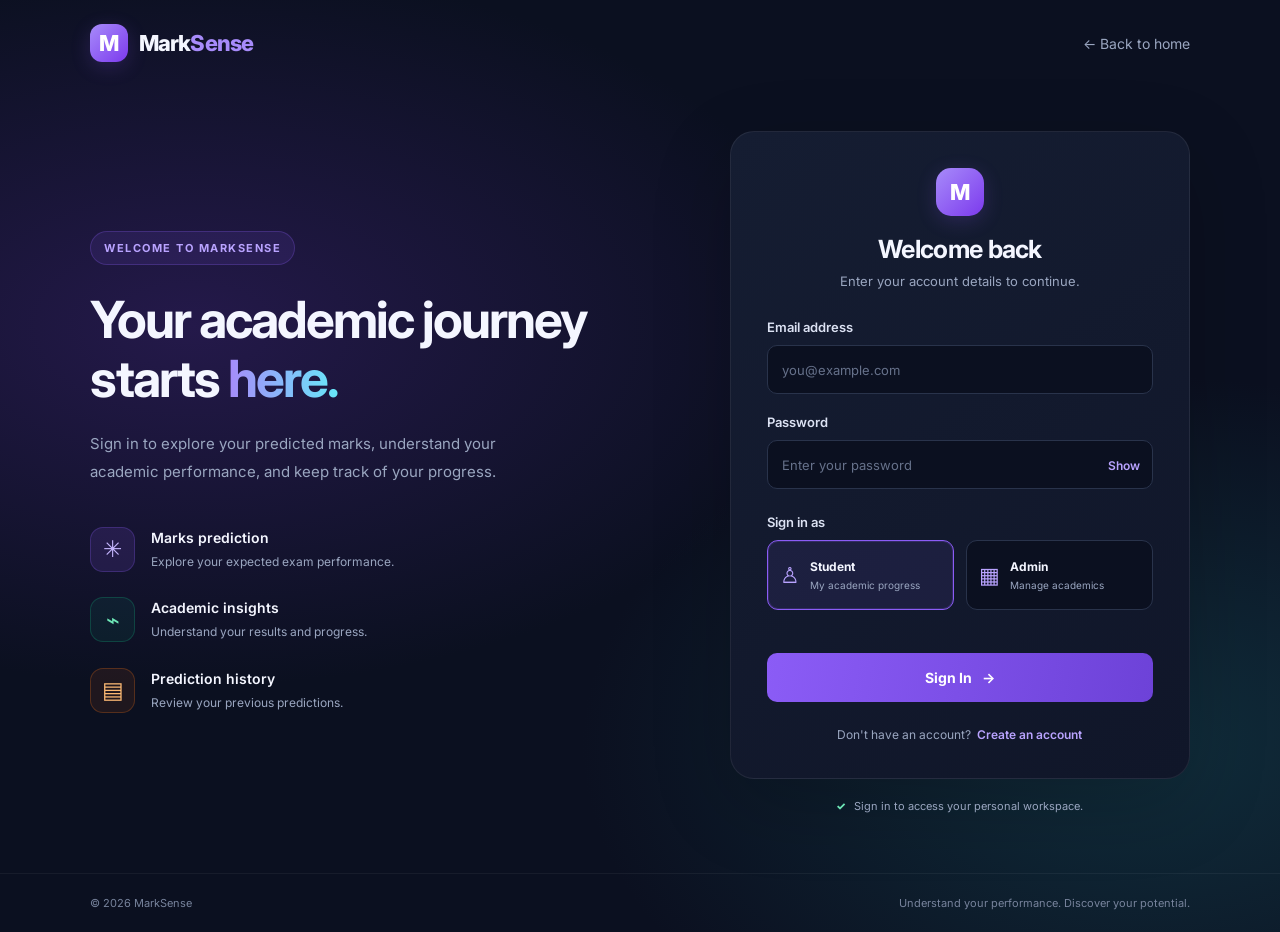
<file: frontend/student-profile.html>
<!DOCTYPE html>
<html lang="en">
<head>
    <meta charset="UTF-8">
    <meta name="viewport" content="width=device-width, initial-scale=1.0">
    <meta name="theme-color" content="#0b1020">
    <title>Student Profile | MarkSense</title>
    <link rel="stylesheet" href="student-profile.css">
    <script src="student-profile.js" defer></script>
</head>
<body>

    <header class="navbar">
        <a href="student-dashboard.html" class="brand">
            <span class="brand-icon">M</span>
            <span>Mark<span class="brand-highlight">Sense</span></span>
        </a>

        <a href="student-dashboard.html" class="back-link">
            ← Back to dashboard
        </a>
    </header>

    <main class="page-container">

        <section class="intro">
            <span class="eyebrow">ACADEMIC PROFILE</span>
            <h1>Complete your <span>student profile.</span></h1>
            <p>
                Add your academic details to personalize your MarkSense
                experience and enable marks prediction.
            </p>
        </section>

        <section class="profile-card">

            <div class="card-heading">
                <div class="heading-icon">♙</div>
                <div>
                    <h2>Academic information</h2>
                    <p>Enter your current academic details below.</p>
                </div>
            </div>

            <form id="studentProfileForm">

                <div class="form-grid">

                    <div class="form-group">
                        <label for="department">Department</label>
                        <select id="department" required>
                            <option value="">Select department</option>
                            <option value="CSE">Computer Science (CSE)</option>
                            <option value="IT">Information Technology (IT)</option>
                            <option value="ECE">Electronics (ECE)</option>
                            <option value="EEE">Electrical (EEE)</option>
                            <option value="MECH">Mechanical</option>
                            <option value="CIVIL">Civil</option>
                            <option value="OTHER">Other</option>
                        </select>
                    </div>

                    <div class="form-group">
                        <label for="year">Academic year</label>
                        <select id="year" required>
                            <option value="">Select year</option>
                            <option value="1">1st Year</option>
                            <option value="2">2nd Year</option>
                            <option value="3">3rd Year</option>
                            <option value="4">4th Year</option>
                        </select>
                    </div>

                    <div class="form-group">
                        <label for="semester">Semester</label>
                        <select id="semester" required>
                            <option value="">Select semester</option>
                            <option value="1">Semester 1</option>
                            <option value="2">Semester 2</option>
                            <option value="3">Semester 3</option>
                            <option value="4">Semester 4</option>
                            <option value="5">Semester 5</option>
                            <option value="6">Semester 6</option>
                            <option value="7">Semester 7</option>
                            <option value="8">Semester 8</option>
                        </select>
                    </div>

                    <div class="form-group">
                        <label for="study_hours">Daily study hours</label>
                        <input
                            type="number"
                            id="study_hours"
                            min="0"
                            max="24"
                            step="0.5"
                            placeholder="e.g. 3"
                            required
                        >
                    </div>

                    <div class="form-group full-width">
                        <label for="attendance">Attendance percentage (%)</label>
                        <input
                            type="number"
                            id="attendance"
                            min="0"
                            max="100"
                            step="0.1"
                            placeholder="e.g. 85"
                            required
                        >
                        <small>Enter a value between 0 and 100.</small>
                    </div>

                </div>

                <div class="info-note">
                    <span>ⓘ</span>
                    <p>
                        Please enter accurate information. Your academic
                        details will be saved to your student profile.
                    </p>
                </div>

                <p
                    id="formMessage"
                    class="form-message"
                    role="status"
                    aria-live="polite"
                ></p>

                <button type="submit" id="saveButton" class="save-button">
                    Save Student Profile <span>→</span>
                </button>

                <a href="student-dashboard.html" class="cancel-link">
                    Cancel and return to dashboard
                </a>

            </form>

        </section>

        <footer>
            © 2026 MarkSense · Understand your performance. Discover your potential.
        </footer>

    </main>

</body>
</html>
</file>
<file: frontend/index.css>
@import url('https://fonts.googleapis.com/css2?family=DM+Sans:wght@400;500;600;700&family=Manrope:wght@400;500;600;700;800&display=swap');

:root {
    --bg: #0b1020;
    --surface: #11182b;
    --surface-light: #151e34;
    --border: rgba(255, 255, 255, 0.09);
    --text: #f3f5ff;
    --muted: #a0aac2;
    --purple: #9a8cff;
    --purple-dark: #7865f3;
    --green: #48d8bb;
    --orange: #ffbd69;
}

* {
    box-sizing: border-box;
    margin: 0;
    padding: 0;
}

html {
    scroll-behavior: smooth;
    scroll-padding-top: 90px;
}

body {
    background: var(--bg);
    color: var(--text);
    font-family: 'DM Sans', sans-serif;
    line-height: 1.6;
    overflow-x: hidden;
}

a {
    color: inherit;
    text-decoration: none;
}

button,
input {
    font: inherit;
}

button,
a {
    -webkit-tap-highlight-color: transparent;
}

::selection {
    background: rgba(154, 140, 255, 0.35);
    color: white;
}

/* NAVIGATION */

.navbar {
    min-height: 82px;
    padding: 0 7%;
    display: flex;
    align-items: center;
    justify-content: space-between;
    gap: 24px;
    border-bottom: 1px solid var(--border);
    background: rgba(11, 16, 32, 0.94);
    position: sticky;
    top: 0;
    z-index: 100;
    backdrop-filter: blur(18px);
}

.brand {
    display: inline-flex;
    align-items: center;
    gap: 10px;
    font: 800 23px 'Manrope', sans-serif;
    letter-spacing: -1px;
    white-space: nowrap;
}

.brand-icon {
    width: 37px;
    height: 37px;
    display: grid;
    place-items: center;
    border-radius: 11px;
    background: linear-gradient(135deg, #a99bff, #7562f4);
    color: white;
    font-size: 22px;
    box-shadow: 0 5px 24px rgba(134, 113, 255, 0.25);
}

.brand-highlight {
    color: var(--purple);
}

.nav-links {
    display: flex;
    align-items: center;
    gap: 32px;
}

.nav-links a,
.footer-links a {
    color: var(--muted);
    font-size: 12px;
    transition: color 0.2s ease;
}

.nav-links a:hover,
.footer-links a:hover {
    color: white;
}

.nav-actions {
    display: flex;
    align-items: center;
    gap: 11px;
}

/* BUTTONS */

.btn {
    min-height: 44px;
    padding: 0 19px;
    border: 1px solid transparent;
    border-radius: 9px;
    display: inline-flex;
    align-items: center;
    justify-content: center;
    gap: 12px;
    font-size: 12px;
    font-weight: 700;
    cursor: pointer;
    transition: transform 0.2s ease, background 0.2s ease,
                border-color 0.2s ease, box-shadow 0.2s ease;
}

.btn:hover {
    transform: translateY(-2px);
}

.btn-primary {
    background: linear-gradient(135deg, #9e91ff, #7865f3);
    color: white;
    box-shadow: 0 8px 28px rgba(125, 105, 246, 0.2);
}

.btn-primary:hover {
    background: linear-gradient(135deg, #b1a7ff, #8979ff);
    box-shadow: 0 10px 32px rgba(125, 105, 246, 0.3);
}

.btn-secondary,
.btn-outline {
    background: rgba(255, 255, 255, 0.025);
    border-color: var(--border);
    color: var(--text);
}

.btn-secondary:hover,
.btn-outline:hover {
    background: rgba(255, 255, 255, 0.07);
    border-color: rgba(169, 155, 255, 0.4);
}

.btn-large {
    min-height: 51px;
    padding: 0 23px;
    font-size: 13px;
}

/* HERO SECTION */

.hero {
    padding: 95px 7% 105px;
    display: grid;
    grid-template-columns: 1.05fr 0.95fr;
    align-items: center;
    gap: 45px;
    min-height: 650px;
    background:
        radial-gradient(ellipse at 76% 45%, rgba(102, 82, 222, 0.13), transparent 43%),
        radial-gradient(ellipse at 10% 0%, rgba(47, 175, 167, 0.06), transparent 35%);
}

.hero-content {
    max-width: 640px;
    animation: fadeUp 0.7s ease both;
}

.eyebrow,
.section-kicker {
    color: var(--purple);
    font-size: 10px;
    font-weight: 700;
    letter-spacing: 2px;
}

.eyebrow {
    display: inline-flex;
    align-items: center;
    gap: 10px;
    padding: 9px 13px;
    border: 1px solid rgba(154, 140, 255, 0.22);
    background: rgba(154, 140, 255, 0.055);
    border-radius: 30px;
    margin-bottom: 25px;
}

.eyebrow-dot {
    width: 6px;
    height: 6px;
    border-radius: 50%;
    background: var(--green);
    box-shadow: 0 0 9px rgba(72, 216, 187, 0.5);
}

.hero h1 {
    font: 800 clamp(38px, 4.4vw, 61px)/1.14 'Manrope', sans-serif;
    letter-spacing: -2.6px;
    max-width: 660px;
}

.hero h1 span {
    display: block;
    color: var(--purple);
}

.hero-description {
    margin-top: 25px;
    max-width: 520px;
    color: var(--muted);
    font-size: 14px;
    line-height: 1.9;
}

.hero-actions {
    display: flex;
    gap: 13px;
    flex-wrap: wrap;
    margin-top: 30px;
}

.hero-note {
    display: flex;
    align-items: center;
    gap: 9px;
    margin-top: 26px;
    font-size: 11px;
    color: var(--muted);
}

.check-icon {
    width: 19px;
    height: 19px;
    display: grid;
    place-items: center;
    border-radius: 50%;
    color: var(--green);
    background: rgba(72, 216, 187, 0.12);
}

/* HERO VISUAL */

.hero-visual {
    position: relative;
    max-width: 520px;
    width: 100%;
    margin: auto;
    padding: 28px 10px;
    animation: fadeUp 0.8s 0.1s ease both;
}

.visual-glow {
    position: absolute;
    inset: 10% 4%;
    background: rgba(111, 91, 247, 0.2);
    filter: blur(70px);
    pointer-events: none;
}

.prediction-card {
    position: relative;
    padding: 24px;
    border-radius: 17px;
    border: 1px solid rgba(255, 255, 255, 0.13);
    background: linear-gradient(145deg, rgba(25, 34, 57, 0.97), rgba(15, 21, 39, 0.98));
    box-shadow: 0 30px 100px rgba(0, 0, 0, 0.25);
}

.card-top {
    display: flex;
    align-items: center;
    justify-content: space-between;
    gap: 16px;
}

.card-label {
    font-size: 9px;
    letter-spacing: 1.6px;
    color: var(--muted);
}

.card-top h2 {
    font: 700 16px 'Manrope', sans-serif;
    margin-top: 6px;
}

.card-icon {
    width: 36px;
    height: 36px;
    display: grid;
    place-items: center;
    border-radius: 10px;
    color: var(--purple);
    background: rgba(154, 140, 255, 0.12);
    font-size: 20px;
}

.visual-message {
    display: flex;
    align-items: center;
    gap: 12px;
    margin-top: 22px;
    padding: 15px;
    border-radius: 10px;
    border: 1px solid rgba(154, 140, 255, 0.16);
    background: rgba(154, 140, 255, 0.045);
}

.visual-message-icon {
    width: 35px;
    height: 35px;
    flex-shrink: 0;
    display: grid;
    place-items: center;
    border-radius: 9px;
    color: var(--purple);
    background: rgba(154, 140, 255, 0.13);
    font-size: 20px;
}

.visual-message strong {
    font-size: 11px;
}

.visual-message p {
    margin-top: 3px;
    color: var(--muted);
    font-size: 10px;
}

.chart-panel {
    margin-top: 18px;
    padding: 17px;
    border-radius: 11px;
    border: 1px solid var(--border);
    background: rgba(7, 12, 25, 0.55);
}

.chart-heading {
    display: flex;
    align-items: center;
    justify-content: space-between;
    gap: 12px;
}

.chart-title {
    color: #dce0f0;
    font-size: 11px;
    font-weight: 700;
}

.chart-heading p {
    margin-top: 4px;
    color: var(--muted);
    font-size: 9px;
}

.chart-symbol {
    color: var(--green);
    font-size: 24px;
}

.chart-area {
    height: 150px;
    margin-top: 15px;
    position: relative;
    overflow: hidden;
}

.chart-grid {
    position: absolute;
    inset: 0;
    background-image: linear-gradient(rgba(255, 255, 255, 0.06) 1px, transparent 1px);
    background-size: 100% 30px;
}

.chart-area svg {
    position: relative;
    width: 100%;
    height: 100%;
    overflow: visible;
}

.chart-legend {
    display: flex;
    gap: 18px;
    margin-top: 12px;
    font-size: 10px;
    color: var(--muted);
}

.chart-legend span {
    display: inline-flex;
    align-items: center;
    gap: 6px;
}

.chart-legend i {
    width: 7px;
    height: 7px;
    border-radius: 50%;
}

.legend-purple {
    background: var(--purple);
}

.legend-green {
    background: var(--green);
}

.illustration-note {
    margin-top: 11px;
    color: #77819b;
    font-size: 9px;
}

.card-bottom {
    display: flex;
    align-items: center;
    gap: 12px;
    margin-top: 18px;
    padding: 14px;
    background: rgba(255, 255, 255, 0.025);
    border: 1px solid var(--border);
    border-radius: 10px;
}

.bottom-icon {
    width: 37px;
    height: 37px;
    display: grid;
    place-items: center;
    flex-shrink: 0;
    border-radius: 10px;
    background: rgba(72, 216, 187, 0.1);
    color: var(--green);
    font-size: 21px;
}

.card-bottom strong {
    font-size: 11px;
}

.card-bottom p {
    color: var(--muted);
    font-size: 10px;
}

.bottom-arrow {
    margin-left: auto;
    color: var(--purple);
    font-size: 19px;
}

.floating-tag {
    position: absolute;
    display: flex;
    align-items: center;
    gap: 10px;
    padding: 12px 15px;
    border: 1px solid rgba(255, 255, 255, 0.13);
    border-radius: 11px;
    background: #18223a;
    box-shadow: 0 14px 40px rgba(0, 0, 0, 0.28);
    z-index: 2;
    animation: float 4s ease-in-out infinite;
}

.tag-top {
    top: 0;
    right: -8px;
}

.tag-bottom {
    bottom: 0;
    left: -12px;
    animation-delay: -2s;
}

.floating-icon {
    width: 30px;
    height: 30px;
    display: grid;
    place-items: center;
    flex-shrink: 0;
    border-radius: 8px;
}

.purple-icon {
    background: rgba(154, 140, 255, 0.14);
    color: var(--purple);
}

.green-icon {
    background: rgba(72, 216, 187, 0.12);
    color: var(--green);
}

.floating-tag strong,
.floating-tag small {
    display: block;
}

.floating-tag strong {
    font-size: 10px;
}

.floating-tag small {
    color: var(--muted);
    font-size: 9px;
}

/* BENEFITS STRIP */

.trust-bar {
    display: flex;
    justify-content: space-around;
    align-items: center;
    flex-wrap: wrap;
    gap: 22px;
    padding: 25px 7%;
    border-top: 1px solid var(--border);
    border-bottom: 1px solid var(--border);
    background: rgba(255, 255, 255, 0.015);
}

.trust-bar > div {
    display: flex;
    align-items: center;
    gap: 10px;
    color: #c0c8db;
    font-size: 11px;
}

.trust-symbol {
    color: var(--purple);
    font-size: 19px;
}

/* GENERAL SECTIONS */

.section {
    padding: 95px 7%;
}

.section-heading {
    text-align: center;
    max-width: 650px;
    margin: 0 auto 45px;
}

.section-heading h2,
.about-text h2,
.closing-content h2 {
    font: 800 clamp(27px, 3vw, 39px)/1.25 'Manrope', sans-serif;
    letter-spacing: -1.2px;
    margin-top: 12px;
}

.section-heading > p {
    color: var(--muted);
    font-size: 13px;
    line-height: 1.8;
    margin-top: 14px;
}

/* FEATURE CARDS */

.feature-grid {
    display: grid;
    grid-template-columns: repeat(3, minmax(0, 1fr));
    gap: 19px;
}

.feature-card {
    padding: 27px;
    border: 1px solid var(--border);
    border-radius: 14px;
    background: linear-gradient(145deg, rgba(21, 30, 52, 0.7), rgba(15, 21, 38, 0.65));
    transition: transform 0.25s ease, border-color 0.25s ease, background 0.25s ease;
}

.feature-card:hover {
    transform: translateY(-5px);
    border-color: rgba(154, 140, 255, 0.35);
    background: linear-gradient(145deg, rgba(28, 38, 64, 0.9), rgba(15, 21, 38, 0.8));
}

.feature-icon {
    width: 45px;
    height: 45px;
    display: grid;
    place-items: center;
    border-radius: 12px;
    font-size: 22px;
}

.purple-bg {
    background: rgba(154, 140, 255, 0.13);
    color: var(--purple);
}

.green-bg {
    background: rgba(72, 216, 187, 0.12);
    color: var(--green);
}

.orange-bg {
    background: rgba(255, 189, 105, 0.12);
    color: var(--orange);
}

.feature-card h3 {
    font: 700 17px 'Manrope', sans-serif;
    margin-top: 23px;
}

.feature-card p {
    min-height: 72px;
    color: var(--muted);
    font-size: 12px;
    line-height: 1.8;
    margin-top: 10px;
}

.feature-link {
    display: inline-flex;
    align-items: center;
    gap: 8px;
    margin-top: 18px;
    color: var(--purple);
    font-size: 11px;
    font-weight: 700;
    transition: gap 0.2s ease, color 0.2s ease;
}

.feature-link:hover {
    gap: 13px;
    color: #c0b7ff;
}

/* HOW IT WORKS */

.workflow-section {
    background: #0e1425;
    border-top: 1px solid var(--border);
    border-bottom: 1px solid var(--border);
}

.workflow {
    display: grid;
    grid-template-columns: 1fr auto 1fr auto 1fr auto 1fr;
    align-items: center;
    gap: 17px;
    max-width: 1100px;
    margin: auto;
}

.workflow-step {
    position: relative;
    padding: 22px;
    min-height: 200px;
    background: rgba(255, 255, 255, 0.025);
    border: 1px solid var(--border);
    border-radius: 12px;
    transition: border-color 0.2s ease, transform 0.2s ease;
}

.workflow-step:hover {
    border-color: rgba(154, 140, 255, 0.35);
    transform: translateY(-3px);
}

.step-number {
    color: var(--purple);
    font: 700 11px 'Manrope', sans-serif;
}

.workflow-icon {
    margin-top: 15px;
    color: var(--green);
    font-size: 22px;
}

.workflow-step h3 {
    font: 700 13px 'Manrope', sans-serif;
    margin-top: 9px;
}

.workflow-step p {
    color: var(--muted);
    font-size: 11px;
    line-height: 1.7;
    margin-top: 8px;
}

.workflow-arrow {
    color: #7883a2;
    font-size: 20px;
}

/* ABOUT SECTION */

.about-section {
    background:
        radial-gradient(ellipse at 18% 50%, rgba(102, 82, 222, 0.09), transparent 38%),
        var(--bg);
}

.about-content {
    max-width: 1050px;
    margin: auto;
    display: grid;
    grid-template-columns: 0.9fr 1.1fr;
    align-items: center;
    gap: 80px;
}

.about-visual {
    width: 100%;
    max-width: 360px;
    aspect-ratio: 1;
    margin: auto;
    position: relative;
    display: grid;
    place-items: center;
}

.about-orbit {
    position: absolute;
    border: 1px solid rgba(154, 140, 255, 0.2);
    border-radius: 50%;
}

.orbit-one {
    inset: 9%;
    animation: rotate 24s linear infinite;
}

.orbit-two {
    inset: 20%;
    border-style: dashed;
    border-color: rgba(72, 216, 187, 0.2);
    animation: rotate 35s linear infinite reverse;
}

.about-center {
    width: 175px;
    height: 175px;
    display: flex;
    align-items: center;
    justify-content: center;
    flex-direction: column;
    gap: 5px;
    border: 1px solid rgba(154, 140, 255, 0.24);
    border-radius: 50%;
    background: radial-gradient(circle, #202b49, #11182b 75%);
    box-shadow: 0 0 65px rgba(125, 105, 246, 0.13);
    text-align: center;
}

.about-center > span {
    width: 39px;
    height: 39px;
    display: grid;
    place-items: center;
    border-radius: 12px;
    background: linear-gradient(135deg, #a99bff, #7562f4);
    font: 800 23px 'Manrope', sans-serif;
}

.about-center strong {
    margin-top: 5px;
    font: 800 16px 'Manrope', sans-serif;
}

.about-center small {
    color: var(--muted);
    font-size: 9px;
}

.orbit-dot {
    position: absolute;
    width: 38px;
    height: 38px;
    display: grid;
    place-items: center;
    border: 1px solid var(--border);
    border-radius: 12px;
    background: #18223a;
    box-shadow: 0 8px 25px rgba(0, 0, 0, 0.25);
}

.dot-one {
    top: 12%;
    right: 15%;
    color: var(--purple);
}

.dot-two {
    bottom: 16%;
    left: 12%;
    color: var(--green);
}

.dot-three {
    bottom: 18%;
    right: 9%;
    color: var(--orange);
}

.about-text h2 {
    font-size: clamp(29px, 3vw, 40px);
}

.about-text > p {
    margin-top: 17px;
    color: var(--muted);
    font-size: 13px;
    line-height: 1.9;
}

.about-text .btn {
    margin-top: 27px;
}

/* FINAL CALL TO ACTION */

.closing-section {
    position: relative;
    overflow: hidden;
    margin: 0 7% 85px;
    padding: 52px;
    display: flex;
    align-items: center;
    justify-content: space-between;
    gap: 35px;
    border: 1px solid rgba(154, 140, 255, 0.2);
    border-radius: 17px;
    background:
        radial-gradient(ellipse at 80% 0%, rgba(125, 105, 246, 0.17), transparent 45%),
        linear-gradient(120deg, #151d33, #101629);
}

.closing-content {
    position: relative;
    z-index: 2;
    max-width: 670px;
}

.closing-content h2 {
    font-size: clamp(27px, 3vw, 38px);
}

.closing-content > p {
    color: var(--muted);
    font-size: 13px;
    line-height: 1.8;
    margin-top: 14px;
}

.closing-actions {
    display: flex;
    align-items: center;
    flex-wrap: wrap;
    gap: 20px;
    margin-top: 25px;
}

.closing-login {
    color: var(--muted);
    font-size: 11px;
}

.closing-login span {
    color: var(--purple);
    font-weight: 700;
}

.closing-decoration {
    width: 210px;
    height: 210px;
    position: absolute;
    right: 5%;
    top: 50%;
    transform: translateY(-50%);
    display: grid;
    place-items: center;
    color: var(--purple);
    font-size: 34px;
}

.closing-ring {
    position: absolute;
    border: 1px solid rgba(154, 140, 255, 0.22);
    border-radius: 50%;
}

.ring-one {
    inset: 0;
}

.ring-two {
    inset: 17%;
    border-style: dashed;
    animation: rotate 28s linear infinite;
}

.ring-three {
    inset: 34%;
    background: rgba(154, 140, 255, 0.07);
}

/* FOOTER */

.footer {
    padding: 30px 7%;
    border-top: 1px solid var(--border);
    display: flex;
    align-items: center;
    justify-content: space-between;
    gap: 20px;
    flex-wrap: wrap;
}

.footer .brand {
    font-size: 18px;
}

.footer .brand-icon {
    width: 30px;
    height: 30px;
    border-radius: 8px;
    font-size: 17px;
}

.footer > p,
.copyright {
    color: var(--muted);
    font-size: 10px;
}

.footer-links {
    display: flex;
    align-items: center;
    gap: 18px;
}

/* ANIMATIONS */

@keyframes fadeUp {
    from {
        opacity: 0;
        transform: translateY(16px);
    }

    to {
        opacity: 1;
        transform: translateY(0);
    }
}

@keyframes float {
    0%, 100% {
        transform: translateY(0);
    }

    50% {
        transform: translateY(-7px);
    }
}

@keyframes rotate {
    from {
        transform: rotate(0deg);
    }

    to {
        transform: rotate(360deg);
    }
}

/* TABLET */

@media (max-width: 1050px) {
    .navbar {
        padding: 0 4%;
    }

    .hero,
    .section {
        padding-left: 5%;
        padding-right: 5%;
    }

    .hero {
        gap: 25px;
    }

    .hero h1 {
        letter-spacing: -1.8px;
    }

    .tag-top {
        right: -1px;
    }

    .workflow {
        gap: 9px;
    }

    .workflow-step {
        padding: 17px;
    }

    .about-content {
        gap: 45px;
    }

    .closing-section {
        margin-left: 5%;
        margin-right: 5%;
    }

    .footer {
        padding-left: 5%;
        padding-right: 5%;
    }
}

/* MOBILE / SMALL TABLET */

@media (max-width: 800px) {
    .nav-links {
        display: none;
    }

    .hero {
        grid-template-columns: 1fr;
        padding-top: 70px;
        gap: 40px;
    }

    .hero-content {
        max-width: 700px;
    }

    .hero-visual {
        max-width: 510px;
    }

    .feature-grid {
        grid-template-columns: 1fr 1fr;
    }

    .feature-card:last-child {
        grid-column: 1 / -1;
    }

    .workflow {
        grid-template-columns: 1fr 1fr;
        gap: 15px;
    }

    .workflow-arrow {
        display: none;
    }

    .workflow-step {
        min-height: 180px;
    }

    .about-content {
        grid-template-columns: 1fr;
        gap: 35px;
    }

    .about-visual {
        max-width: 310px;
    }

    .about-text {
        max-width: 600px;
        margin: auto;
    }

    .closing-decoration {
        right: -50px;
        opacity: 0.45;
    }

    .footer {
        justify-content: center;
        text-align: center;
    }
}

/* PHONE */

@media (max-width: 520px) {
    .navbar {
        min-height: 70px;
        gap: 10px;
        padding: 0 5%;
    }

    .brand {
        font-size: 19px;
        gap: 7px;
    }

    .brand-icon {
        width: 32px;
        height: 32px;
    }

    .nav-actions {
        gap: 7px;
    }

    .nav-actions .btn {
        min-height: 37px;
        padding: 0 10px;
        font-size: 10px;
    }

    .hero {
        padding-top: 55px;
        padding-bottom: 65px;
    }

    .hero h1 {
        font-size: 39px;
        letter-spacing: -1.8px;
    }

    .eyebrow {
        font-size: 8px;
        letter-spacing: 1px;
    }

    .hero-description {
        font-size: 13px;
    }

    .hero-actions {
        align-items: stretch;
        flex-direction: column;
    }

    .hero-actions .btn {
        width: 100%;
    }

    .hero-visual {
        padding: 23px 0;
    }

    .prediction-card {
        padding: 15px;
    }

    .chart-panel {
        padding: 12px;
    }

    .floating-tag {
        padding: 9px;
    }

    .tag-top {
        right: -4px;
    }

    .tag-bottom {
        left: -4px;
    }

    .trust-bar {
        justify-content: flex-start;
        padding: 22px 6%;
    }

    .section {
        padding-top: 70px;
        padding-bottom: 70px;
    }

    .feature-grid {
        grid-template-columns: 1fr;
    }

    .feature-card:last-child {
        grid-column: auto;
    }

    .feature-card p {
        min-height: auto;
    }

    .workflow {
        grid-template-columns: 1fr;
    }

    .workflow-step {
        min-height: auto;
    }

    .about-visual {
        max-width: 280px;
    }

    .about-center {
        width: 155px;
        height: 155px;
    }

    .closing-section {
        margin: 0 5% 55px;
        padding: 27px 22px;
    }

    .closing-actions {
        align-items: stretch;
        flex-direction: column;
        gap: 15px;
    }

    .closing-actions .btn {
        width: 100%;
    }

    .closing-login {
        text-align: center;
    }

    .closing-decoration {
        right: -90px;
    }

    .footer {
        flex-direction: column;
        gap: 16px;
    }

    .footer-links {
        flex-wrap: wrap;
        justify-content: center;
    }
}

/* ACCESSIBILITY */

a:focus-visible,
button:focus-visible {
    outline: 2px solid var(--purple);
    outline-offset: 4px;
}

@media (prefers-reduced-motion: reduce) {
    html {
        scroll-behavior: auto;
    }

    *,
    *::before,
    *::after {
        animation-duration: 0.01ms !important;
        animation-iteration-count: 1 !important;
        transition-duration: 0.01ms !important;
    }
}
</file>
<file: frontend/admin-dashboard.css>
/* =====================================
   MARKSENSE ADMIN DASHBOARD
   ===================================== */

:root {
    --bg: #0b1020;
    --sidebar: #101629;
    --panel: #141c31;
    --panel-hover: #1a2440;
    --border: #26314b;
    --text: #f4f6ff;
    --muted: #95a2bd;
    --purple: #a78bfa;
    --purple-dark: #7c3aed;
    --blue: #60a5fa;
    --green: #6ee7b7;
    --orange: #fdba74;
    --danger: #fca5a5;
}

* {
    box-sizing: border-box;
    margin: 0;
    padding: 0;
}

body {
    min-height: 100vh;
    background: var(--bg);
    color: var(--text);
    font-family: "Segoe UI", Arial, sans-serif;
    font-size: 14px;
}

button,
input,
select {
    font: inherit;
}

button {
    cursor: pointer;
}

button:disabled {
    opacity: 0.6;
    cursor: not-allowed;
}

button:focus-visible,
input:focus-visible,
select:focus-visible {
    outline: 2px solid var(--purple);
    outline-offset: 3px;
}

a {
    color: inherit;
    text-decoration: none;
}

.hidden {
    display: none !important;
}

/* LAYOUT */

.app-layout {
    display: flex;
    min-height: 100vh;
}

.sidebar {
    width: 250px;
    min-width: 250px;
    min-height: 100vh;
    background: var(--sidebar);
    border-right: 1px solid var(--border);
    padding: 27px 16px 20px;
    display: flex;
    flex-direction: column;
    position: fixed;
    inset: 0 auto 0 0;
    z-index: 100;
    transition: transform 0.25s ease;
}

.brand {
    display: flex;
    align-items: center;
    gap: 11px;
    padding: 0 10px;
    font-size: 20px;
    font-weight: 750;
    letter-spacing: -0.5px;
}

.brand-icon {
    width: 40px;
    height: 40px;
    border-radius: 13px;
    display: grid;
    place-items: center;
    background: linear-gradient(135deg, #8b5cf6, #6d28d9);
    color: white;
    font-size: 23px;
    box-shadow: 0 6px 20px #7c3aed35;
}

.brand-accent {
    color: var(--purple);
}

.brand small {
    display: block;
    margin-top: 4px;
    color: var(--muted);
    font-size: 9px;
    font-weight: 700;
    letter-spacing: 2px;
}

.sidebar-label {
    margin: 43px 10px 13px;
    color: #687692;
    font-size: 10px;
    font-weight: 750;
    letter-spacing: 1.6px;
}

.navigation {
    display: flex;
    flex-direction: column;
    gap: 7px;
}

.nav-link {
    display: flex;
    align-items: center;
    gap: 13px;
    width: 100%;
    padding: 13px 14px;
    border: 1px solid transparent;
    border-radius: 10px;
    background: transparent;
    color: var(--muted);
    text-align: left;
    font-size: 13px;
    font-weight: 600;
    transition: 0.2s ease;
}

.nav-link > span:first-child {
    width: 22px;
    text-align: center;
    font-size: 19px;
}

.nav-link:hover {
    background: #ffffff08;
    color: var(--text);
}

.nav-link.active {
    color: #d8ccff;
    background: #8b5cf61c;
    border-color: #8b5cf632;
}

.nav-link.active > span:first-child {
    color: var(--purple);
}

.sidebar-bottom {
    margin-top: auto;
    padding-top: 25px;
}

.admin-card {
    display: flex;
    align-items: center;
    gap: 11px;
    padding: 14px 10px;
    border-top: 1px solid var(--border);
}

.admin-avatar {
    width: 38px;
    height: 38px;
    border-radius: 12px;
    display: grid;
    place-items: center;
    background: #8b5cf626;
    color: #c4b5fd;
    font-size: 17px;
    font-weight: 750;
}

.admin-info {
    min-width: 0;
    display: flex;
    flex-direction: column;
    gap: 5px;
}

.admin-info strong {
    max-width: 150px;
    overflow: hidden;
    text-overflow: ellipsis;
    white-space: nowrap;
    font-size: 12px;
}

.admin-info span {
    color: var(--muted);
    font-size: 11px;
}

.logout-button {
    width: 100%;
    margin-top: 7px;
    padding: 12px;
    border: 1px solid var(--border);
    border-radius: 9px;
    background: transparent;
    color: var(--muted);
    text-align: left;
}

.logout-button:hover {
    border-color: #f8717140;
    background: #f871710c;
    color: var(--danger);
}

/* MAIN CONTENT */

.main-content {
    min-width: 0;
    width: calc(100% - 250px);
    margin-left: 250px;
}

.topbar {
    min-height: 94px;
    padding: 22px 34px;
    display: flex;
    justify-content: space-between;
    align-items: center;
    gap: 20px;
    background: #0e1425;
    border-bottom: 1px solid var(--border);
}

.topbar-left {
    display: flex;
    align-items: center;
    gap: 14px;
}

.topbar h1 {
    font-size: 22px;
    font-weight: 700;
    letter-spacing: -0.5px;
}

.topbar p {
    margin-top: 6px;
    color: var(--muted);
    font-size: 12px;
}

.topbar-status {
    display: flex;
    align-items: center;
    gap: 8px;
    padding: 10px 13px;
    border: 1px solid var(--border);
    border-radius: 30px;
    color: #cbd5e1;
    font-size: 11px;
    white-space: nowrap;
}

.status-dot {
    width: 7px;
    height: 7px;
    border-radius: 50%;
    background: var(--green);
    box-shadow: 0 0 9px #6ee7b755;
}

.menu-toggle {
    display: none;
    width: 38px;
    height: 38px;
    border: 1px solid var(--border);
    border-radius: 9px;
    background: var(--panel);
    color: var(--text);
}

.page-content {
    max-width: 1600px;
    margin: 0 auto;
    padding: 30px 34px;
}

.content-section {
    display: block;
    animation: fadeIn 0.25s ease;
}

@keyframes fadeIn {
    from {
        opacity: 0;
        transform: translateY(5px);
    }

    to {
        opacity: 1;
        transform: translateY(0);
    }
}

/* WELCOME BANNER */

.welcome-banner {
    min-height: 175px;
    margin-bottom: 25px;
    padding: 30px 32px;
    display: flex;
    justify-content: space-between;
    align-items: center;
    gap: 20px;
    overflow: hidden;
    position: relative;
    border: 1px solid #8b5cf633;
    border-radius: 18px;
    background:
        radial-gradient(ellipse at 85% 15%, #8b5cf626, transparent 38%),
        linear-gradient(115deg, #191936, #171d34 65%, #20183c);
}

.eyebrow {
    color: var(--purple);
    font-size: 10px;
    font-weight: 750;
    letter-spacing: 2px;
}

.welcome-banner h2 {
    margin-top: 12px;
    font-size: clamp(21px, 2.3vw, 29px);
    letter-spacing: -0.8px;
}

.welcome-banner p {
    margin-top: 10px;
    color: var(--muted);
    font-size: 13px;
    line-height: 1.6;
}

.welcome-symbol {
    width: 94px;
    height: 94px;
    min-width: 94px;
    border: 1px solid #c4b5fd35;
    border-radius: 28px;
    display: grid;
    place-items: center;
    background: #a78bfa13;
    color: #c4b5fd;
    font-size: 49px;
    font-weight: 800;
    transform: rotate(5deg);
}

/* STATISTICS */

.stats-grid {
    display: grid;
    grid-template-columns: repeat(4, minmax(0, 1fr));
    gap: 17px;
    margin-bottom: 25px;
}

.stat-card {
    min-width: 0;
    padding: 21px;
    border: 1px solid var(--border);
    border-radius: 15px;
    background: var(--panel);
    transition: border-color 0.2s, transform 0.2s;
}

.stat-card:hover {
    border-color: #8b5cf650;
    transform: translateY(-2px);
}

.stat-top {
    display: flex;
    justify-content: space-between;
    align-items: center;
    gap: 8px;
}

.stat-top > span:first-child {
    color: var(--muted);
    font-size: 12px;
    line-height: 1.5;
}

.stat-icon {
    width: 37px;
    height: 37px;
    min-width: 37px;
    border-radius: 11px;
    display: grid;
    place-items: center;
    font-size: 19px;
}

.stat-icon.purple {
    color: #c4b5fd;
    background: #8b5cf625;
}

.stat-icon.blue {
    color: #93c5fd;
    background: #3b82f625;
}

.stat-icon.green {
    color: #6ee7b7;
    background: #10b98120;
}

.stat-icon.orange {
    color: #fdba74;
    background: #f9731620;
}

.stat-card > strong {
    display: block;
    margin-top: 22px;
    font-size: clamp(24px, 2.2vw, 32px);
    font-weight: 750;
    letter-spacing: -1px;
    overflow-wrap: anywhere;
}

.stat-card > p {
    margin-top: 9px;
    color: var(--muted);
    font-size: 11px;
    line-height: 1.5;
}

/* PANELS */

.panel {
    min-width: 0;
    margin-bottom: 24px;
    padding: 23px;
    border: 1px solid var(--border);
    border-radius: 15px;
    background: var(--panel);
}

.panel-heading {
    margin-bottom: 23px;
    display: flex;
    align-items: center;
    justify-content: space-between;
    gap: 15px;
}

.panel-heading h2,
.section-intro h2 {
    font-size: 16px;
    font-weight: 700;
}

.panel-heading p,
.section-intro p {
    margin-top: 7px;
    color: var(--muted);
    font-size: 12px;
    line-height: 1.6;
}

.section-intro {
    margin-bottom: 23px;
    display: flex;
    justify-content: space-between;
    align-items: center;
    gap: 15px;
}

.text-button {
    padding: 8px 0 8px 8px;
    border: none;
    background: transparent;
    color: var(--purple);
    font-size: 12px;
    font-weight: 650;
    white-space: nowrap;
}

.text-button:hover {
    color: #ddd6fe;
}

.secondary-button {
    padding: 11px 16px;
    border: 1px solid #8b5cf650;
    border-radius: 10px;
    background: linear-gradient(135deg, #8b5cf6, #6d28d9);
    color: white;
    font-size: 12px;
    font-weight: 650;
    white-space: nowrap;
    transition: 0.2s ease;
}

.secondary-button:hover {
    background: linear-gradient(135deg, #9b70ff, #7c3aed);
    box-shadow: 0 5px 18px #7c3aed30;
}

#refreshExams,
#refreshStudents,
#refreshPredictions,
#refreshPerformance {
    background: transparent;
    border-color: var(--border);
    color: #dce3f4;
}

#refreshExams:hover,
#refreshStudents:hover,
#refreshPredictions:hover,
#refreshPerformance:hover {
    background: #8b5cf618;
    border-color: #8b5cf650;
}

/* =====================================
   EXAM CREATION FORM
   ===================================== */

.exam-create-panel {
    padding: 28px;
    background:
        radial-gradient(ellipse at top right, #8b5cf60b, transparent 50%),
        var(--panel);
}

.exam-create-panel .panel-heading {
    padding-bottom: 19px;
    margin-bottom: 24px;
    border-bottom: 1px solid var(--border);
}

.exam-form {
    display: grid;
    grid-template-columns: repeat(2, minmax(0, 1fr));
    gap: 22px 24px;
    align-items: start;
}

.form-group {
    display: flex;
    flex-direction: column;
    gap: 9px;
    min-width: 0;
}

.form-group label {
    color: #dce3f4;
    font-size: 12px;
    font-weight: 650;
}

.exam-form input,
.exam-form select {
    width: 100%;
    min-width: 0;
    height: 46px;
    padding: 0 13px;
    border: 1px solid #34415f;
    border-radius: 9px;
    background-color: #0b1224;
    color: var(--text);
    font-size: 13px;
    transition: border-color 0.2s, box-shadow 0.2s;
    color-scheme: dark;
}

.exam-form input::placeholder {
    color: #71809d;
}

.exam-form input:hover,
.exam-form select:hover {
    border-color: #596887;
}

.exam-form input:focus,
.exam-form select:focus {
    outline: none;
    border-color: var(--purple-dark);
    box-shadow: 0 0 0 3px #8b5cf620;
}

.exam-form select:disabled {
    opacity: 0.55;
    cursor: not-allowed;
    background-color: #101629;
}

.exam-form select option {
    background: #101629;
    color: var(--text);
}

.exam-form .message {
    grid-column: 1 / -1;
    margin: 0;
}

#examFormMessage.success {
    color: var(--green);
}

#examFormMessage.error {
    color: var(--danger);
}

#examFormMessage:not(.hidden) {
    display: block;
}

#createExamButton {
    justify-self: start;
    min-width: 145px;
    min-height: 44px;
}

#examFormMessage + #createExamButton {
    grid-column: 1 / -1;
}

/* TABLES */

.table-wrapper {
    width: 100%;
    overflow-x: auto;
    border-radius: 8px;
}

table {
    width: 100%;
    min-width: 650px;
    border-collapse: collapse;
    text-align: left;
}

thead {
    background: #ffffff04;
}

th {
    padding: 14px 15px;
    color: #9ba9c5;
    font-size: 10px;
    font-weight: 750;
    text-transform: uppercase;
    letter-spacing: 0.6px;
    white-space: nowrap;
    border-bottom: 1px solid var(--border);
}

td {
    padding: 15px;
    color: #dce3f4;
    font-size: 12px;
    border-bottom: 1px solid #ffffff0a;
    white-space: nowrap;
}

tbody tr:last-child td {
    border-bottom: none;
}

tbody tr:hover {
    background: #ffffff04;
}

.table-empty {
    padding: 30px 15px;
    text-align: center;
    color: var(--muted);
    white-space: normal;
    line-height: 1.6;
}

/* SEARCH */

.table-toolbar {
    margin-bottom: 20px;
    display: flex;
    justify-content: space-between;
    align-items: center;
    gap: 15px;
}

.table-toolbar input {
    width: min(100%, 360px);
    min-height: 42px;
    padding: 10px 14px;
    border: 1px solid var(--border);
    border-radius: 9px;
    outline: none;
    background: #0e1528;
    color: var(--text);
    font-size: 12px;
}

.table-toolbar input::placeholder {
    color: #71809d;
}

.table-toolbar input:focus {
    border-color: #8b5cf6a0;
}

.record-count {
    color: var(--muted);
    font-size: 11px;
    white-space: nowrap;
}

/* QUICK ACTIONS */

.quick-actions {
    display: grid;
    grid-template-columns: repeat(2, minmax(0, 1fr));
    gap: 17px;
}

.quick-action {
    min-width: 0;
    display: flex;
    align-items: center;
    gap: 14px;
    padding: 19px;
    border: 1px solid var(--border);
    border-radius: 13px;
    background: var(--panel);
    color: var(--text);
    text-align: left;
    transition: 0.2s;
}

.quick-action:hover {
    border-color: #8b5cf650;
    background: var(--panel-hover);
}

.quick-action > span:first-child {
    width: 42px;
    height: 42px;
    min-width: 42px;
    display: grid;
    place-items: center;
    border-radius: 12px;
    background: #8b5cf622;
    color: var(--purple);
    font-size: 22px;
}

.quick-action > div {
    min-width: 0;
    flex: 1;
}

.quick-action strong {
    display: block;
    font-size: 12px;
}

.quick-action small {
    display: block;
    margin-top: 6px;
    color: var(--muted);
    font-size: 11px;
}

.quick-action .arrow {
    color: var(--muted);
    font-size: 18px;
}

/* MESSAGES AND FOOTER */

.message {
    margin-bottom: 20px;
    padding: 13px 15px;
    border: 1px solid var(--border);
    border-radius: 9px;
    background: var(--panel);
    color: var(--muted);
    font-size: 12px;
    line-height: 1.6;
}

.message.error {
    border-color: #f8717140;
    color: var(--danger);
}

.message.success {
    border-color: #6ee7b740;
    color: var(--green);
}

.footer {
    padding: 23px 0 5px;
    display: flex;
    justify-content: space-between;
    gap: 15px;
    color: #75829d;
    font-size: 10px;
}

/* RESPONSIVE */

@media (max-width: 1250px) {
    .stats-grid {
        grid-template-columns: repeat(2, minmax(0, 1fr));
    }

    .page-content {
        padding: 25px;
    }

    .topbar {
        padding: 20px 25px;
    }
}

@media (max-width: 900px) {
    .sidebar {
        transform: translateX(-100%);
        box-shadow: none;
    }

    .sidebar.open {
        transform: translateX(0);
        box-shadow: 15px 0 45px #00000050;
    }

    .main-content {
        width: 100%;
        margin-left: 0;
    }

    .menu-toggle {
        display: block;
    }

    .topbar {
        min-height: 82px;
    }
}

@media (max-width: 650px) {
    .exam-form {
        grid-template-columns: 1fr;
        gap: 18px;
    }

    .exam-create-panel {
        padding: 20px 16px;
    }

    #createExamButton {
        width: 100%;
    }

    .topbar {
        padding: 17px;
        align-items: flex-start;
    }

    .topbar h1 {
        font-size: 19px;
    }

    .topbar p {
        max-width: 220px;
        font-size: 11px;
    }

    .topbar-status {
        display: none;
    }

    .page-content {
        padding: 18px 14px;
    }

    .welcome-banner {
        min-height: 150px;
        padding: 23px 19px;
        border-radius: 14px;
    }

    .welcome-banner h2 {
        font-size: 22px;
    }

    .welcome-banner p {
        font-size: 12px;
    }

    .welcome-symbol {
        width: 57px;
        height: 57px;
        min-width: 57px;
        border-radius: 17px;
        font-size: 30px;
    }

    .stats-grid {
        gap: 11px;
    }

    .stat-card {
        padding: 15px;
        border-radius: 12px;
    }

    .stat-top {
        align-items: flex-start;
    }

    .stat-top > span:first-child {
        font-size: 11px;
    }

    .stat-icon {
        width: 30px;
        height: 30px;
        min-width: 30px;
        border-radius: 9px;
        font-size: 15px;
    }

    .stat-card > strong {
        margin-top: 17px;
        font-size: 25px;
    }

    .stat-card > p {
        font-size: 10px;
    }

    .panel {
        padding: 17px 13px;
        border-radius: 12px;
    }

    .panel-heading {
        align-items: flex-start;
    }

    .panel-heading h2,
    .section-intro h2 {
        font-size: 15px;
    }

    .section-intro {
        align-items: flex-start;
    }

    .section-intro p {
        max-width: 240px;
    }

    .secondary-button {
        padding: 9px 10px;
    }

    .table-toolbar {
        align-items: stretch;
        flex-direction: column;
    }

    .table-toolbar input {
        width: 100%;
    }

    .record-count {
        align-self: flex-start;
    }

    .quick-actions {
        grid-template-columns: 1fr;
        gap: 11px;
    }

    .footer {
        flex-direction: column;
        gap: 8px;
    }
}

@media (max-width: 360px) {
    .stats-grid {
        grid-template-columns: 1fr;
    }

    .welcome-symbol {
        display: none;
    }
}
</file>
<file: frontend/login.css>
@import url('https://fonts.googleapis.com/css2?family=Inter:wght@400;500;600;700;800&display=swap');

:root {
    --bg: #0b1020;
    --card: #11182b;
    --text: #f4f6ff;
    --muted: #9aa6c0;
    --purple: #8b5cf6;
    --border: #29334b;
}

* {
    margin: 0;
    padding: 0;
    box-sizing: border-box;
}

html {
    scroll-behavior: smooth;
}

body {
    min-height: 100vh;
    font-family: 'Inter', sans-serif;
    background:
        radial-gradient(ellipse at 15% 35%, #24194a 0%, transparent 42%),
        radial-gradient(ellipse at 90% 80%, #102d3b 0%, transparent 35%),
        var(--bg);
    color: var(--text);
    display: flex;
    flex-direction: column;
}

a {
    color: inherit;
    text-decoration: none;
}

.login-navbar {
    width: 100%;
    padding: 24px 7%;
    display: flex;
    align-items: center;
    justify-content: space-between;
}

.brand {
    display: flex;
    align-items: center;
    gap: 11px;
    font-size: 22px;
    font-weight: 800;
    letter-spacing: -0.8px;
}

.brand-icon,
.form-logo {
    display: grid;
    place-items: center;
    background: linear-gradient(135deg, #a78bfa, #7c3aed);
    color: white;
    font-weight: 800;
    border-radius: 12px;
    box-shadow: 0 5px 20px #8b5cf633;
}

.brand-icon {
    width: 38px;
    height: 38px;
}

.brand-highlight {
    color: #a78bfa;
}

.back-link {
    color: var(--muted);
    font-size: 14px;
    transition: color 0.2s;
}

.back-link:hover {
    color: white;
}

.login-layout {
    width: min(1100px, 88%);
    margin: auto;
    padding: 45px 0 60px;
    display: grid;
    grid-template-columns: 1fr 0.9fr;
    align-items: center;
    gap: 80px;
}

.section-kicker {
    display: inline-block;
    color: #b9a3ff;
    background: #8b5cf61c;
    border: 1px solid #8b5cf640;
    padding: 9px 13px;
    border-radius: 30px;
    font-size: 11px;
    font-weight: 700;
    letter-spacing: 1.5px;
    margin-bottom: 25px;
}

.login-intro h1 {
    font-size: clamp(36px, 4vw, 52px);
    line-height: 1.15;
    letter-spacing: -2px;
    margin-bottom: 22px;
}

.login-intro h1 span {
    background: linear-gradient(90deg, #a78bfa, #67e8f9);
    -webkit-background-clip: text;
    background-clip: text;
    color: transparent;
}

.login-intro > p {
    color: var(--muted);
    font-size: 15px;
    line-height: 1.9;
    max-width: 460px;
}

.login-benefits {
    display: grid;
    gap: 25px;
    margin-top: 40px;
}

.benefit {
    display: flex;
    align-items: center;
    gap: 16px;
}

.benefit-icon {
    width: 45px;
    height: 45px;
    flex-shrink: 0;
    display: grid;
    place-items: center;
    color: #c4b5fd;
    background: #8b5cf622;
    border: 1px solid #8b5cf640;
    border-radius: 13px;
    font-size: 23px;
}

.benefit-icon.green {
    color: #6ee7b7;
    background: #10b98115;
    border-color: #10b98140;
}

.benefit-icon.orange {
    color: #fdba74;
    background: #f9731615;
    border-color: #f9731640;
}

.benefit strong {
    font-size: 14px;
    font-weight: 600;
}

.benefit p {
    color: var(--muted);
    font-size: 12px;
    line-height: 1.7;
    margin-top: 5px;
}

.login-form-section {
    width: 100%;
    max-width: 460px;
    justify-self: end;
}

.login-card {
    background: linear-gradient(145deg, #151d32, #101629);
    border: 1px solid #ffffff12;
    border-radius: 24px;
    padding: 36px;
    box-shadow: 0 25px 80px #00000030;
}

.form-heading {
    text-align: center;
    margin-bottom: 30px;
}

.form-logo {
    width: 48px;
    height: 48px;
    border-radius: 15px;
    font-size: 22px;
    margin: 0 auto 18px;
}

.form-heading h2 {
    font-size: 25px;
    letter-spacing: -0.7px;
}

.form-heading p {
    color: var(--muted);
    font-size: 13px;
    margin-top: 9px;
}

.form-group {
    margin-bottom: 20px;
}

.form-group label,
.role-heading {
    display: block;
    color: #dce2f3;
    font-size: 13px;
    font-weight: 600;
    margin-bottom: 10px;
}

.form-group input {
    width: 100%;
    height: 49px;
    padding: 0 14px;
    background: #0b1020;
    border: 1px solid var(--border);
    border-radius: 10px;
    color: white;
    font-family: inherit;
    font-size: 13px;
    outline: none;
    transition: border-color 0.2s, box-shadow 0.2s;
}

.form-group input::placeholder {
    color: #66718a;
}

.form-group input:focus {
    border-color: var(--purple);
    box-shadow: 0 0 0 3px #8b5cf620;
}

.password-wrap {
    position: relative;
}

.password-wrap input {
    padding-right: 65px;
}

.toggle-password {
    position: absolute;
    top: 50%;
    right: 13px;
    transform: translateY(-50%);
    border: none;
    background: transparent;
    color: #b9a3ff;
    font-family: inherit;
    font-size: 12px;
    font-weight: 600;
    cursor: pointer;
}

.role-heading {
    margin-top: 25px;
}

.role-options {
    display: grid;
    grid-template-columns: 1fr 1fr;
    gap: 12px;
}

.role-option {
    position: relative;
    cursor: pointer;
}

.role-option input {
    position: absolute;
    opacity: 0;
    pointer-events: none;
}

.role-content {
    min-height: 70px;
    padding: 12px;
    display: flex;
    align-items: center;
    gap: 10px;
    border: 1px solid var(--border);
    background: #0b1020;
    border-radius: 11px;
    transition: 0.2s;
}

.role-option input:checked + .role-content {
    border-color: var(--purple);
    background: #8b5cf616;
    box-shadow: inset 0 0 0 1px #8b5cf633;
}

.role-option input:focus-visible + .role-content {
    outline: 2px solid #a78bfa;
    outline-offset: 3px;
}

.role-symbol {
    font-size: 22px;
    color: #b9a3ff;
}

.role-content strong {
    display: block;
    font-size: 12px;
}

.role-content small {
    display: block;
    color: var(--muted);
    font-size: 10px;
    margin-top: 5px;
}

.form-message {
    min-height: 18px;
    margin: 17px 0 8px;
    color: #fca5a5;
    font-size: 12px;
    line-height: 1.6;
}

.login-submit {
    width: 100%;
    min-height: 49px;
    border: none;
    border-radius: 10px;
    background: linear-gradient(100deg, #8b5cf6, #6d42d8);
    color: white;
    font-family: inherit;
    font-size: 14px;
    font-weight: 700;
    cursor: pointer;
    display: flex;
    align-items: center;
    justify-content: center;
    gap: 10px;
    transition: transform 0.2s, box-shadow 0.2s;
}

.login-submit:hover {
    transform: translateY(-2px);
    box-shadow: 0 8px 25px #8b5cf640;
}

.login-submit:disabled {
    opacity: 0.65;
    cursor: wait;
    transform: none;
}

.register-prompt {
    text-align: center;
    color: var(--muted);
    font-size: 12px;
    margin-top: 25px;
}

.register-prompt a {
    color: #b9a3ff;
    font-weight: 600;
    margin-left: 3px;
}

.register-prompt a:hover {
    color: white;
    text-decoration: underline;
}

.security-note {
    display: flex;
    align-items: center;
    justify-content: center;
    gap: 8px;
    color: var(--muted);
    font-size: 11px;
    margin-top: 20px;
}

.security-note span {
    color: #6ee7b7;
    font-weight: 800;
}

.login-footer {
    padding: 22px 7%;
    display: flex;
    justify-content: space-between;
    gap: 20px;
    border-top: 1px solid #ffffff0d;
    color: #77839c;
    font-size: 11px;
}

@media (max-width: 850px) {
    .login-layout {
        grid-template-columns: 1fr;
        gap: 45px;
        max-width: 520px;
        padding-top: 35px;
    }

    .login-intro {
        text-align: center;
    }

    .login-intro > p {
        margin: auto;
    }

    .login-benefits {
        text-align: left;
        max-width: 380px;
        margin: 30px auto 0;
    }

    .login-form-section {
        max-width: 100%;
        justify-self: stretch;
    }
}

@media (max-width: 480px) {
    .login-navbar {
        padding: 18px 5%;
    }

    .brand {
        font-size: 19px;
    }

    .brand-icon {
        width: 34px;
        height: 34px;
    }

    .back-link {
        font-size: 12px;
    }

    .login-layout {
        width: 90%;
        padding: 25px 0 40px;
    }

    .login-intro h1 {
        font-size: 36px;
        letter-spacing: -1.5px;
    }

    .login-card {
        padding: 25px 20px;
        border-radius: 18px;
    }

    .role-content {
        padding: 10px 8px;
        gap: 7px;
    }

    .role-content small {
        font-size: 9px;
    }

    .login-footer {
        flex-direction: column;
        text-align: center;
        padding: 20px;
    }
}
</file>
<file: frontend/register.css>
@import url('https://fonts.googleapis.com/css2?family=Inter:wght@400;500;600;700;800&display=swap');

:root {
    --bg: #0b1020;
    --text: #f4f6ff;
    --muted: #9aa6c0;
    --purple: #8b5cf6;
    --border: #29334b;
}

* {
    margin: 0;
    padding: 0;
    box-sizing: border-box;
}

body {
    min-height: 100vh;
    font-family: 'Inter', sans-serif;
    background:
        radial-gradient(ellipse at 15% 35%, #24194a 0%, transparent 42%),
        radial-gradient(ellipse at 90% 80%, #102d3b 0%, transparent 35%),
        var(--bg);
    color: var(--text);
    display: flex;
    flex-direction: column;
}

a {
    color: inherit;
    text-decoration: none;
}

.register-navbar {
    width: 100%;
    padding: 24px 7%;
    display: flex;
    align-items: center;
    justify-content: space-between;
}

.brand {
    display: flex;
    align-items: center;
    gap: 11px;
    font-size: 22px;
    font-weight: 800;
    letter-spacing: -0.8px;
}

.brand-icon,
.form-logo {
    display: grid;
    place-items: center;
    background: linear-gradient(135deg, #a78bfa, #7c3aed);
    color: white;
    font-weight: 800;
    border-radius: 12px;
    box-shadow: 0 5px 20px #8b5cf633;
}

.brand-icon {
    width: 38px;
    height: 38px;
}

.brand-highlight {
    color: #a78bfa;
}

.back-link {
    color: var(--muted);
    font-size: 14px;
    transition: color 0.2s;
}

.back-link:hover {
    color: white;
}

.register-layout {
    width: min(1100px, 88%);
    margin: auto;
    padding: 35px 0 55px;
    display: grid;
    grid-template-columns: 1fr 0.9fr;
    align-items: center;
    gap: 80px;
}

.section-kicker {
    display: inline-block;
    color: #b9a3ff;
    background: #8b5cf61c;
    border: 1px solid #8b5cf640;
    padding: 9px 13px;
    border-radius: 30px;
    font-size: 11px;
    font-weight: 700;
    letter-spacing: 1.5px;
    margin-bottom: 25px;
}

.register-intro h1 {
    font-size: clamp(36px, 4vw, 52px);
    line-height: 1.15;
    letter-spacing: -2px;
    margin-bottom: 22px;
}

.register-intro h1 span {
    background: linear-gradient(90deg, #a78bfa, #67e8f9);
    -webkit-background-clip: text;
    background-clip: text;
    color: transparent;
}

.register-intro > p {
    color: var(--muted);
    font-size: 15px;
    line-height: 1.9;
    max-width: 460px;
}

.register-benefits {
    display: grid;
    gap: 25px;
    margin-top: 40px;
}

.benefit {
    display: flex;
    align-items: center;
    gap: 16px;
}

.benefit-icon {
    width: 45px;
    height: 45px;
    flex-shrink: 0;
    display: grid;
    place-items: center;
    color: #c4b5fd;
    background: #8b5cf622;
    border: 1px solid #8b5cf640;
    border-radius: 13px;
    font-size: 23px;
}

.benefit-icon.green {
    color: #6ee7b7;
    background: #10b98115;
    border-color: #10b98140;
}

.benefit-icon.orange {
    color: #fdba74;
    background: #f9731615;
    border-color: #f9731640;
}

.benefit strong {
    font-size: 14px;
    font-weight: 600;
}

.benefit p {
    color: var(--muted);
    font-size: 12px;
    line-height: 1.7;
    margin-top: 5px;
}

.register-form-section {
    width: 100%;
    max-width: 460px;
    justify-self: end;
}

.register-card {
    background: linear-gradient(145deg, #151d32, #101629);
    border: 1px solid #ffffff12;
    border-radius: 24px;
    padding: 32px 36px;
    box-shadow: 0 25px 80px #00000030;
}

.form-heading {
    text-align: center;
    margin-bottom: 26px;
}

.form-logo {
    width: 45px;
    height: 45px;
    border-radius: 14px;
    font-size: 21px;
    margin: 0 auto 15px;
}

.form-heading h2 {
    font-size: 24px;
    letter-spacing: -0.7px;
}

.form-heading p {
    color: var(--muted);
    font-size: 13px;
    margin-top: 9px;
}

.form-group {
    margin-bottom: 17px;
}

.form-group label {
    display: block;
    color: #dce2f3;
    font-size: 13px;
    font-weight: 600;
    margin-bottom: 9px;
}

.form-group input,
.form-group select {
    width: 100%;
    height: 47px;
    padding: 0 13px;
    background: #0b1020;
    border: 1px solid var(--border);
    border-radius: 10px;
    color: white;
    font-family: inherit;
    font-size: 13px;
    outline: none;
    transition: border-color 0.2s, box-shadow 0.2s;
}

.form-group input::placeholder {
    color: #66718a;
}

.form-group input:focus,
.form-group select:focus {
    border-color: var(--purple);
    box-shadow: 0 0 0 3px #8b5cf620;
}

.form-group select {
    cursor: pointer;
}

.password-wrap {
    position: relative;
}

.password-wrap input {
    padding-right: 65px;
}

.toggle-password {
    position: absolute;
    top: 50%;
    right: 13px;
    transform: translateY(-50%);
    border: none;
    background: transparent;
    color: #b9a3ff;
    font-family: inherit;
    font-size: 12px;
    font-weight: 600;
    cursor: pointer;
}

.field-hint {
    display: block;
    color: #8793ad;
    font-size: 10px;
    margin-top: 7px;
}

.form-message {
    min-height: 18px;
    margin: 10px 0;
    color: #fca5a5;
    font-size: 12px;
    line-height: 1.6;
}

.register-submit {
    width: 100%;
    min-height: 49px;
    border: none;
    border-radius: 10px;
    background: linear-gradient(100deg, #8b5cf6, #6d42d8);
    color: white;
    font-family: inherit;
    font-size: 14px;
    font-weight: 700;
    cursor: pointer;
    display: flex;
    align-items: center;
    justify-content: center;
    gap: 10px;
    transition: transform 0.2s, box-shadow 0.2s;
}

.register-submit:hover {
    transform: translateY(-2px);
    box-shadow: 0 8px 25px #8b5cf640;
}

.register-submit:disabled {
    opacity: 0.65;
    cursor: wait;
    transform: none;
}

.login-prompt {
    text-align: center;
    color: var(--muted);
    font-size: 12px;
    margin-top: 22px;
}

.login-prompt a {
    color: #b9a3ff;
    font-weight: 600;
    margin-left: 3px;
}

.login-prompt a:hover {
    color: white;
    text-decoration: underline;
}

.security-note {
    display: flex;
    align-items: center;
    justify-content: center;
    gap: 8px;
    color: var(--muted);
    font-size: 11px;
    margin-top: 20px;
}

.security-note span {
    color: #6ee7b7;
    font-weight: 800;
}

.register-footer {
    padding: 22px 7%;
    display: flex;
    justify-content: space-between;
    gap: 20px;
    border-top: 1px solid #ffffff0d;
    color: #77839c;
    font-size: 11px;
}

@media (max-width: 850px) {
    .register-layout {
        grid-template-columns: 1fr;
        gap: 40px;
        max-width: 520px;
        padding-top: 30px;
    }

    .register-intro {
        text-align: center;
    }

    .register-intro > p {
        margin: auto;
    }

    .register-benefits {
        text-align: left;
        max-width: 380px;
        margin: 30px auto 0;
    }

    .register-form-section {
        max-width: 100%;
        justify-self: stretch;
    }
}

@media (max-width: 480px) {
    .register-navbar {
        padding: 18px 5%;
    }

    .brand {
        font-size: 19px;
    }

    .brand-icon {
        width: 34px;
        height: 34px;
    }

    .back-link {
        font-size: 12px;
    }

    .register-layout {
        width: 90%;
        padding: 25px 0 40px;
    }

    .register-intro h1 {
        font-size: 36px;
        letter-spacing: -1.5px;
    }

    .register-card {
        padding: 25px 20px;
        border-radius: 18px;
    }

    .register-footer {
        flex-direction: column;
        text-align: center;
        padding: 20px;
    }
}

@media (prefers-reduced-motion: reduce) {
    *,
    *::before,
    *::after {
        scroll-behavior: auto !important;
        transition: none !important;
    }
}
</file>
<file: frontend/student-dashboard.css>
@import url('https://fonts.googleapis.com/css2?family=Inter:wght@400;500;600;700;800&display=swap');

:root {
    --bg: #0b1020;
    --sidebar: #0e1426;
    --panel: #121a2e;
    --panel-light: #172139;
    --text: #f4f6ff;
    --muted: #95a2bd;
    --purple: #8b5cf6;
    --border: #28334c;
}

* {
    margin: 0;
    padding: 0;
    box-sizing: border-box;
}

body {
    min-height: 100vh;
    background: var(--bg);
    color: var(--text);
    font-family: 'Inter', sans-serif;
    font-size: 14px;
}

button,
input,
select {
    font: inherit;
}

button {
    cursor: pointer;
}

button:focus-visible,
input:focus-visible,
select:focus-visible {
    outline: 2px solid #a78bfa;
    outline-offset: 3px;
}

.sidebar {
    position: fixed;
    inset: 0 auto 0 0;
    width: 250px;
    padding: 27px 18px 18px;
    background: var(--sidebar);
    border-right: 1px solid #ffffff0d;
    display: flex;
    flex-direction: column;
    z-index: 20;
}

.brand {
    display: flex;
    align-items: center;
    gap: 11px;
    color: var(--text);
    font-size: 22px;
    font-weight: 800;
    letter-spacing: -0.8px;
    text-decoration: none;
    padding: 0 8px;
}

.brand-icon {
    width: 38px;
    height: 38px;
    display: grid;
    place-items: center;
    border-radius: 12px;
    color: white;
    background: linear-gradient(135deg, #a78bfa, #7c3aed);
    box-shadow: 0 5px 20px #8b5cf633;
}

.brand > span:last-child > span {
    color: #a78bfa;
}

.menu-label {
    margin: 44px 10px 15px;
    color: #6f7c98;
    font-size: 10px;
    font-weight: 700;
    letter-spacing: 1.5px;
}

.navigation {
    display: grid;
    gap: 7px;
}

.nav-link {
    display: flex;
    align-items: center;
    gap: 13px;
    width: 100%;
    padding: 13px 14px;
    color: #9ba8c1;
    background: transparent;
    border: 1px solid transparent;
    border-radius: 10px;
    text-align: left;
    transition: 0.2s;
}

.nav-link > span {
    width: 20px;
    text-align: center;
    font-size: 18px;
}

.nav-link:hover {
    color: white;
    background: #ffffff08;
}

.nav-link.active {
    color: #d8ccff;
    background: #8b5cf61b;
    border-color: #8b5cf633;
}

.sidebar-bottom {
    margin-top: auto;
}

.help-card {
    padding: 16px;
    border: 1px solid #8b5cf633;
    border-radius: 13px;
    background: linear-gradient(145deg, #241b43, #15172c);
}

.help-icon {
    color: #c4b5fd;
    font-size: 23px;
    margin-bottom: 10px;
}

.help-card strong {
    font-size: 12px;
}

.help-card p {
    margin-top: 7px;
    color: #a6b0c7;
    font-size: 11px;
    line-height: 1.7;
}

.logout-button {
    width: 100%;
    display: flex;
    align-items: center;
    gap: 12px;
    padding: 14px;
    margin-top: 15px;
    color: #c1c9da;
    background: transparent;
    border: 1px solid var(--border);
    border-radius: 10px;
    text-align: left;
}

.logout-button:hover {
    color: #fca5a5;
    border-color: #f871714d;
    background: #f871710a;
}

.logout-button span {
    font-size: 18px;
}

.main-content {
    min-height: 100vh;
    margin-left: 250px;
}

.topbar {
    min-height: 78px;
    padding: 18px 35px;
    display: flex;
    align-items: center;
    justify-content: space-between;
    gap: 15px;
    background: #0d1425;
    border-bottom: 1px solid #ffffff0d;
}

.breadcrumb {
    color: var(--muted);
    font-size: 12px;
}

.breadcrumb span {
    padding: 0 9px;
    color: #53617b;
}

.breadcrumb strong {
    color: #e5e9f6;
    font-weight: 600;
}

.topbar-right {
    display: flex;
    align-items: center;
    gap: 11px;
}

.user-avatar,
.profile-avatar {
    display: grid;
    place-items: center;
    flex-shrink: 0;
    border-radius: 50%;
    color: #e9ddff;
    background: linear-gradient(135deg, #8b5cf6, #49318b);
    font-weight: 700;
}

.user-avatar {
    width: 38px;
    height: 38px;
}

.topbar-user strong,
.topbar-user span {
    display: block;
}

.topbar-user strong {
    font-size: 12px;
}

.topbar-user span {
    margin-top: 4px;
    color: var(--muted);
    font-size: 10px;
}

.menu-toggle {
    display: none;
    color: white;
    background: transparent;
    border: 0;
    font-size: 23px;
}

.page-content {
    width: min(1500px, 100%);
    padding: 35px;
    margin: auto;
}

.page-section {
    animation: appear 0.25s ease;
}

.hidden {
    display: none !important;
}

@keyframes appear {
    from {
        opacity: 0;
        transform: translateY(5px);
    }
    to {
        opacity: 1;
        transform: translateY(0);
    }
}

.welcome-row {
    display: flex;
    align-items: center;
    justify-content: space-between;
    gap: 20px;
    margin-bottom: 30px;
}

.eyebrow {
    color: #b7a0ff;
    font-size: 10px;
    font-weight: 700;
    letter-spacing: 1.5px;
    margin-bottom: 12px;
}

h1 {
    font-size: clamp(25px, 3vw, 32px);
    line-height: 1.3;
    letter-spacing: -1.1px;
}

h1 span {
    color: #b7a0ff;
}

.subtitle {
    color: var(--muted);
    font-size: 13px;
    line-height: 1.8;
    margin-top: 9px;
}

.primary-button {
    min-height: 44px;
    display: inline-flex;
    justify-content: center;
    align-items: center;
    gap: 8px;
    padding: 0 18px;
    color: white;
    background: linear-gradient(100deg, #8b5cf6, #6d42d8);
    border: 0;
    border-radius: 10px;
    font-weight: 600;
    font-size: 12px;
    transition: 0.2s;
}

.primary-button:hover {
    transform: translateY(-2px);
    box-shadow: 0 8px 24px #8b5cf633;
}

.primary-button:disabled {
    opacity: 0.6;
    cursor: wait;
    transform: none;
}

.stats-grid {
    display: grid;
    grid-template-columns: repeat(3, minmax(0, 1fr));
    gap: 18px;
    margin-bottom: 22px;
}

.stat-card,
.panel,
.form-panel {
    background: linear-gradient(145deg, #141d32, #11182a);
    border: 1px solid #ffffff0e;
    border-radius: 15px;
}

.stat-card {
    padding: 21px;
}

.stat-top {
    display: flex;
    justify-content: space-between;
    align-items: center;
    gap: 10px;
    color: #aab5cc;
    font-size: 12px;
}

.stat-icon {
    display: grid;
    place-items: center;
    width: 35px;
    height: 35px;
    border-radius: 10px;
    font-size: 19px;
}

.purple {
    color: #c4b5fd;
    background: #8b5cf622;
}

.blue {
    color: #7dd3fc;
    background: #0ea5e922;
}

.green {
    color: #6ee7b7;
    background: #10b9811c;
}

.orange {
    color: #fdba74;
    background: #f973161c;
}

.stat-card h2 {
    margin-top: 19px;
    font-size: 30px;
    letter-spacing: -1px;
}

.stat-card > p {
    margin-top: 6px;
    color: #8491ad;
    font-size: 11px;
}

.content-grid {
    display: grid;
    grid-template-columns: 1.2fr 0.8fr;
    gap: 20px;
    margin-bottom: 22px;
}

.panel {
    min-width: 0;
    padding: 22px;
}

.panel-heading {
    display: flex;
    justify-content: space-between;
    align-items: center;
    gap: 15px;
    margin-bottom: 20px;
}

.panel-heading h2 {
    font-size: 15px;
    font-weight: 700;
}

.panel-heading p {
    color: var(--muted);
    font-size: 11px;
    margin-top: 6px;
}

.empty-state {
    min-height: 225px;
    display: flex;
    flex-direction: column;
    justify-content: center;
    align-items: center;
    padding: 25px 10px;
    text-align: center;
}

.empty-icon {
    width: 48px;
    height: 48px;
    display: grid;
    place-items: center;
    border-radius: 14px;
    background: #8b5cf61b;
    color: #c4b5fd;
    font-size: 24px;
    margin-bottom: 17px;
}

.empty-state h3 {
    font-size: 13px;
    margin-bottom: 9px;
}

.empty-state p {
    max-width: 340px;
    color: var(--muted);
    font-size: 11px;
    line-height: 1.8;
}

.text-button {
    margin-top: 17px;
    padding: 4px;
    color: #b9a3ff;
    background: transparent;
    border: 0;
    font-size: 11px;
    font-weight: 600;
}

.text-button:hover {
    color: white;
}

.quick-panel {
    padding-bottom: 12px;
}

.quick-action {
    width: 100%;
    display: flex;
    align-items: center;
    gap: 12px;
    padding: 13px 0;
    color: var(--text);
    background: transparent;
    border: 0;
    border-bottom: 1px solid #ffffff0b;
    text-align: left;
}

.quick-action:last-child {
    border-bottom: 0;
}

.quick-icon {
    display: grid;
    place-items: center;
    width: 39px;
    height: 39px;
    flex-shrink: 0;
    border-radius: 11px;
    font-size: 20px;
}

.quick-action > span:nth-child(2) {
    flex: 1;
}

.quick-action strong,
.quick-action small {
    display: block;
}

.quick-action strong {
    font-size: 11px;
}

.quick-action small {
    margin-top: 5px;
    color: var(--muted);
    font-size: 10px;
}

.action-arrow {
    color: #9daac2;
    font-size: 18px;
}

.quick-action:hover .action-arrow {
    color: #c4b5fd;
    transform: translateX(3px);
}

.table-wrap {
    width: 100%;
    overflow-x: auto;
}

table {
    width: 100%;
    border-collapse: collapse;
    text-align: left;
    white-space: nowrap;
}

th {
    padding: 13px 12px;
    color: #8794af;
    background: #0e1526;
    font-size: 10px;
    font-weight: 600;
}

td {
    padding: 16px 12px;
    border-bottom: 1px solid #ffffff0b;
    color: #cbd3e5;
    font-size: 11px;
}

.table-empty {
    padding: 28px 12px;
    text-align: center;
    color: var(--muted);
    white-space: normal;
}

.section-heading {
    margin-bottom: 28px;
}

.form-panel {
    max-width: 850px;
    padding: 28px;
}

.form-panel-heading {
    display: flex;
    align-items: center;
    gap: 15px;
    padding-bottom: 23px;
    margin-bottom: 24px;
    border-bottom: 1px solid #ffffff10;
}

.large-icon {
    width: 48px;
    height: 48px;
    display: grid;
    place-items: center;
    border-radius: 13px;
    font-size: 24px;
}

.form-panel-heading h2 {
    font-size: 16px;
}

.form-panel-heading p {
    color: var(--muted);
    font-size: 11px;
    margin-top: 6px;
}

.form-grid {
    display: grid;
    grid-template-columns: 1fr 1fr;
    gap: 21px;
}

.form-group label {
    display: block;
    margin-bottom: 9px;
    color: #dce2f3;
    font-size: 12px;
    font-weight: 600;
}

.form-group input,
.form-group select {
    width: 100%;
    height: 46px;
    padding: 0 12px;
    color: white;
    background: #0b1020;
    border: 1px solid var(--border);
    border-radius: 9px;
    outline: none;
}

.form-group input:focus,
.form-group select:focus {
    border-color: var(--purple);
    box-shadow: 0 0 0 3px #8b5cf620;
}

.form-group select {
    cursor: pointer;
}

.form-note {
    color: var(--muted);
    font-size: 11px;
    line-height: 1.8;
    margin: 22px 0;
}

.form-message {
    color: #fca5a5;
    font-size: 12px;
    line-height: 1.7;
    margin-bottom: 14px;
}

.result-card {
    margin-top: 25px;
    padding: 25px;
    border: 1px solid #8b5cf64d;
    border-radius: 13px;
    background: #8b5cf612;
}

.result-card h2 {
    font-size: 40px;
    margin: 10px 0;
}

.result-card h2 small {
    color: var(--muted);
    font-size: 15px;
}

.result-card > p:last-child {
    color: #c3cce0;
    font-size: 12px;
}

.profile-panel {
    max-width: 750px;
}

.profile-banner {
    display: flex;
    align-items: center;
    gap: 16px;
    padding-bottom: 24px;
    border-bottom: 1px solid #ffffff10;
}

.profile-avatar {
    width: 60px;
    height: 60px;
    font-size: 23px;
}

.profile-banner h2 {
    font-size: 18px;
}

.profile-banner p {
    color: var(--muted);
    font-size: 12px;
    margin-top: 6px;
}

.profile-details {
    display: grid;
    grid-template-columns: 1fr 1fr;
    gap: 25px;
    padding-top: 25px;
}

.profile-details div span,
.profile-details div strong {
    display: block;
    overflow-wrap: anywhere;
}

.profile-details div span {
    color: var(--muted);
    font-size: 11px;
    margin-bottom: 9px;
}

.profile-details div strong {
    font-size: 13px;
    font-weight: 600;
}

@media (max-width: 1100px) {
    .sidebar {
        width: 225px;
    }

    .main-content {
        margin-left: 225px;
    }

    .page-content {
        padding: 25px;
    }

    .content-grid {
        grid-template-columns: 1fr;
    }

    .stats-grid {
        gap: 12px;
    }

    .stat-card {
        padding: 16px;
    }
}

@media (max-width: 760px) {
    .sidebar {
        width: 250px;
        transform: translateX(-100%);
        transition: transform 0.25s ease;
        box-shadow: 10px 0 35px #00000030;
    }

    .sidebar.open {
        transform: translateX(0);
    }

    .main-content {
        margin-left: 0;
    }

    .topbar {
        padding: 16px 20px;
    }

    .menu-toggle {
        display: block;
    }

    .breadcrumb {
        flex: 1;
    }

    .page-content {
        padding: 22px 18px;
    }

    .welcome-row {
        align-items: flex-start;
        flex-direction: column;
    }

    .stats-grid {
        grid-template-columns: 1fr;
    }

    .stat-card {
        padding: 19px;
    }

    .form-panel {
        padding: 20px;
    }
}

@media (max-width: 480px) {
    .topbar-user {
        display: none;
    }

    .breadcrumb {
        font-size: 11px;
    }

    .form-grid,
    .profile-details {
        grid-template-columns: 1fr;
    }

    .panel {
        padding: 17px;
    }

    .form-panel-heading {
        align-items: flex-start;
    }

    .primary-button {
        width: 100%;
    }

    .recent-panel .panel-heading {
        align-items: flex-start;
    }
}

@media (prefers-reduced-motion: reduce) {
    *,
    *::before,
    *::after {
        animation: none !important;
        transition: none !important;
    }
}
/* Academic Overview */
.academic-details {
    display: grid;
    grid-template-columns: 1fr 1fr;
    gap: 0;
    margin-top: 8px;
}

.academic-item {
    display: flex;
    flex-direction: column;
    gap: 9px;
    padding: 17px 10px;
    border-bottom: 1px solid #ffffff0b;
}

.academic-item:nth-child(odd) {
    padding-left: 0;
    padding-right: 15px;
}

.academic-item:nth-child(even) {
    padding-left: 15px;
    border-left: 1px solid #ffffff0b;
}

.academic-item span {
    color: #95a2bd;
    font-size: 11px;
}

.academic-item strong {
    color: #f4f6ff;
    font-size: 15px;
    overflow-wrap: anywhere;
}

@media (max-width: 480px) {
    .academic-details {
        grid-template-columns: 1fr;
    }

    .academic-item:nth-child(odd),
    .academic-item:nth-child(even) {
        padding: 14px 0;
        border-left: none;
    }
}
</file>
<file: frontend/student-profile.css>
@import url('https://fonts.googleapis.com/css2?family=Inter:wght@400;500;600;700;800&display=swap');

:root {
    --bg: #0b1020;
    --card: #131b2f;
    --text: #f4f6ff;
    --muted: #9aa6c0;
    --purple: #8b5cf6;
    --border: #29334b;
}

* {
    margin: 0;
    padding: 0;
    box-sizing: border-box;
}

body {
    min-height: 100vh;
    font-family: 'Inter', sans-serif;
    color: var(--text);
    background:
        radial-gradient(ellipse at 15% 25%, #24194a 0%, transparent 42%),
        radial-gradient(ellipse at 90% 80%, #102d3b 0%, transparent 35%),
        var(--bg);
}

a {
    color: inherit;
    text-decoration: none;
}

.navbar {
    display: flex;
    align-items: center;
    justify-content: space-between;
    padding: 23px 7%;
    border-bottom: 1px solid #ffffff0d;
    background: #0b102040;
}

.brand {
    display: flex;
    align-items: center;
    gap: 11px;
    font-size: 22px;
    font-weight: 800;
    letter-spacing: -0.8px;
}

.brand-icon {
    width: 38px;
    height: 38px;
    display: grid;
    place-items: center;
    border-radius: 12px;
    color: white;
    background: linear-gradient(135deg, #a78bfa, #7c3aed);
    box-shadow: 0 5px 20px #8b5cf633;
}

.brand-highlight {
    color: #a78bfa;
}

.back-link {
    color: var(--muted);
    font-size: 13px;
    transition: color 0.2s;
}

.back-link:hover {
    color: white;
}

.page-container {
    width: min(850px, 90%);
    margin: 0 auto;
    padding: 48px 0 25px;
}

.intro {
    text-align: center;
    margin-bottom: 32px;
}

.eyebrow {
    display: inline-block;
    color: #b9a3ff;
    background: #8b5cf61c;
    border: 1px solid #8b5cf640;
    padding: 8px 13px;
    border-radius: 30px;
    font-size: 10px;
    font-weight: 700;
    letter-spacing: 1.4px;
    margin-bottom: 20px;
}

.intro h1 {
    font-size: clamp(30px, 5vw, 43px);
    line-height: 1.2;
    letter-spacing: -1.5px;
}

.intro h1 span {
    background: linear-gradient(90deg, #a78bfa, #67e8f9);
    -webkit-background-clip: text;
    background-clip: text;
    color: transparent;
}

.intro > p {
    max-width: 540px;
    margin: 15px auto 0;
    color: var(--muted);
    font-size: 13px;
    line-height: 1.9;
}

.profile-card {
    padding: 32px;
    background: linear-gradient(145deg, #151d32, #101629);
    border: 1px solid #ffffff12;
    border-radius: 20px;
    box-shadow: 0 25px 80px #00000030;
}

.card-heading {
    display: flex;
    align-items: center;
    gap: 14px;
    padding-bottom: 23px;
    margin-bottom: 26px;
    border-bottom: 1px solid #ffffff10;
}

.heading-icon {
    width: 48px;
    height: 48px;
    display: grid;
    place-items: center;
    border-radius: 13px;
    background: #8b5cf622;
    color: #c4b5fd;
    font-size: 24px;
}

.card-heading h2 {
    font-size: 17px;
}

.card-heading p {
    color: var(--muted);
    font-size: 11px;
    margin-top: 6px;
    line-height: 1.6;
}

.form-grid {
    display: grid;
    grid-template-columns: 1fr 1fr;
    gap: 22px 20px;
}

.form-group {
    min-width: 0;
}

.form-group.full-width {
    grid-column: 1 / -1;
}

.form-group label {
    display: block;
    margin-bottom: 9px;
    color: #dce2f3;
    font-size: 12px;
    font-weight: 600;
}

.form-group input,
.form-group select {
    width: 100%;
    height: 48px;
    padding: 0 13px;
    color: white;
    background: #0b1020;
    border: 1px solid var(--border);
    border-radius: 10px;
    outline: none;
    font-family: inherit;
    font-size: 13px;
    transition: border-color 0.2s, box-shadow 0.2s;
}

.form-group input::placeholder {
    color: #66718a;
}

.form-group input:focus,
.form-group select:focus {
    border-color: var(--purple);
    box-shadow: 0 0 0 3px #8b5cf620;
}

.form-group select {
    cursor: pointer;
}

.form-group small {
    display: block;
    margin-top: 7px;
    color: #8793ad;
    font-size: 10px;
}

.info-note {
    display: flex;
    align-items: flex-start;
    gap: 11px;
    margin-top: 25px;
    padding: 14px;
    background: #8b5cf610;
    border: 1px solid #8b5cf625;
    border-radius: 10px;
}

.info-note span {
    color: #b9a3ff;
    font-size: 17px;
}

.info-note p {
    color: #aab5cc;
    font-size: 11px;
    line-height: 1.8;
}

.form-message {
    min-height: 18px;
    margin: 18px 0 12px;
    color: #fca5a5;
    font-size: 12px;
    line-height: 1.7;
    overflow-wrap: anywhere;
}

.save-button {
    width: 100%;
    min-height: 49px;
    display: flex;
    align-items: center;
    justify-content: center;
    gap: 10px;
    color: white;
    background: linear-gradient(100deg, #8b5cf6, #6d42d8);
    border: none;
    border-radius: 10px;
    font-family: inherit;
    font-size: 13px;
    font-weight: 700;
    cursor: pointer;
    transition: transform 0.2s, box-shadow 0.2s;
}

.save-button:hover {
    transform: translateY(-2px);
    box-shadow: 0 8px 25px #8b5cf640;
}

.save-button:disabled {
    opacity: 0.65;
    cursor: wait;
    transform: none;
}

.cancel-link {
    display: block;
    width: fit-content;
    margin: 20px auto 0;
    color: var(--muted);
    font-size: 11px;
}

.cancel-link:hover {
    color: white;
}

footer {
    margin-top: 32px;
    color: #77839c;
    text-align: center;
    font-size: 10px;
    line-height: 1.8;
}

@media (max-width: 550px) {
    .navbar {
        padding: 17px 5%;
    }

    .brand {
        font-size: 19px;
    }

    .brand-icon {
        width: 34px;
        height: 34px;
    }

    .back-link {
        font-size: 11px;
    }

    .page-container {
        padding-top: 32px;
    }

    .profile-card {
        padding: 22px 18px;
        border-radius: 15px;
    }

    .form-grid {
        grid-template-columns: 1fr;
        gap: 19px;
    }

    .form-group.full-width {
        grid-column: auto;
    }

    .intro h1 {
        letter-spacing: -1px;
    }
}

@media (prefers-reduced-motion: reduce) {
    *,
    *::before,
    *::after {
        scroll-behavior: auto !important;
        transition: none !important;
    }
}
</file>
